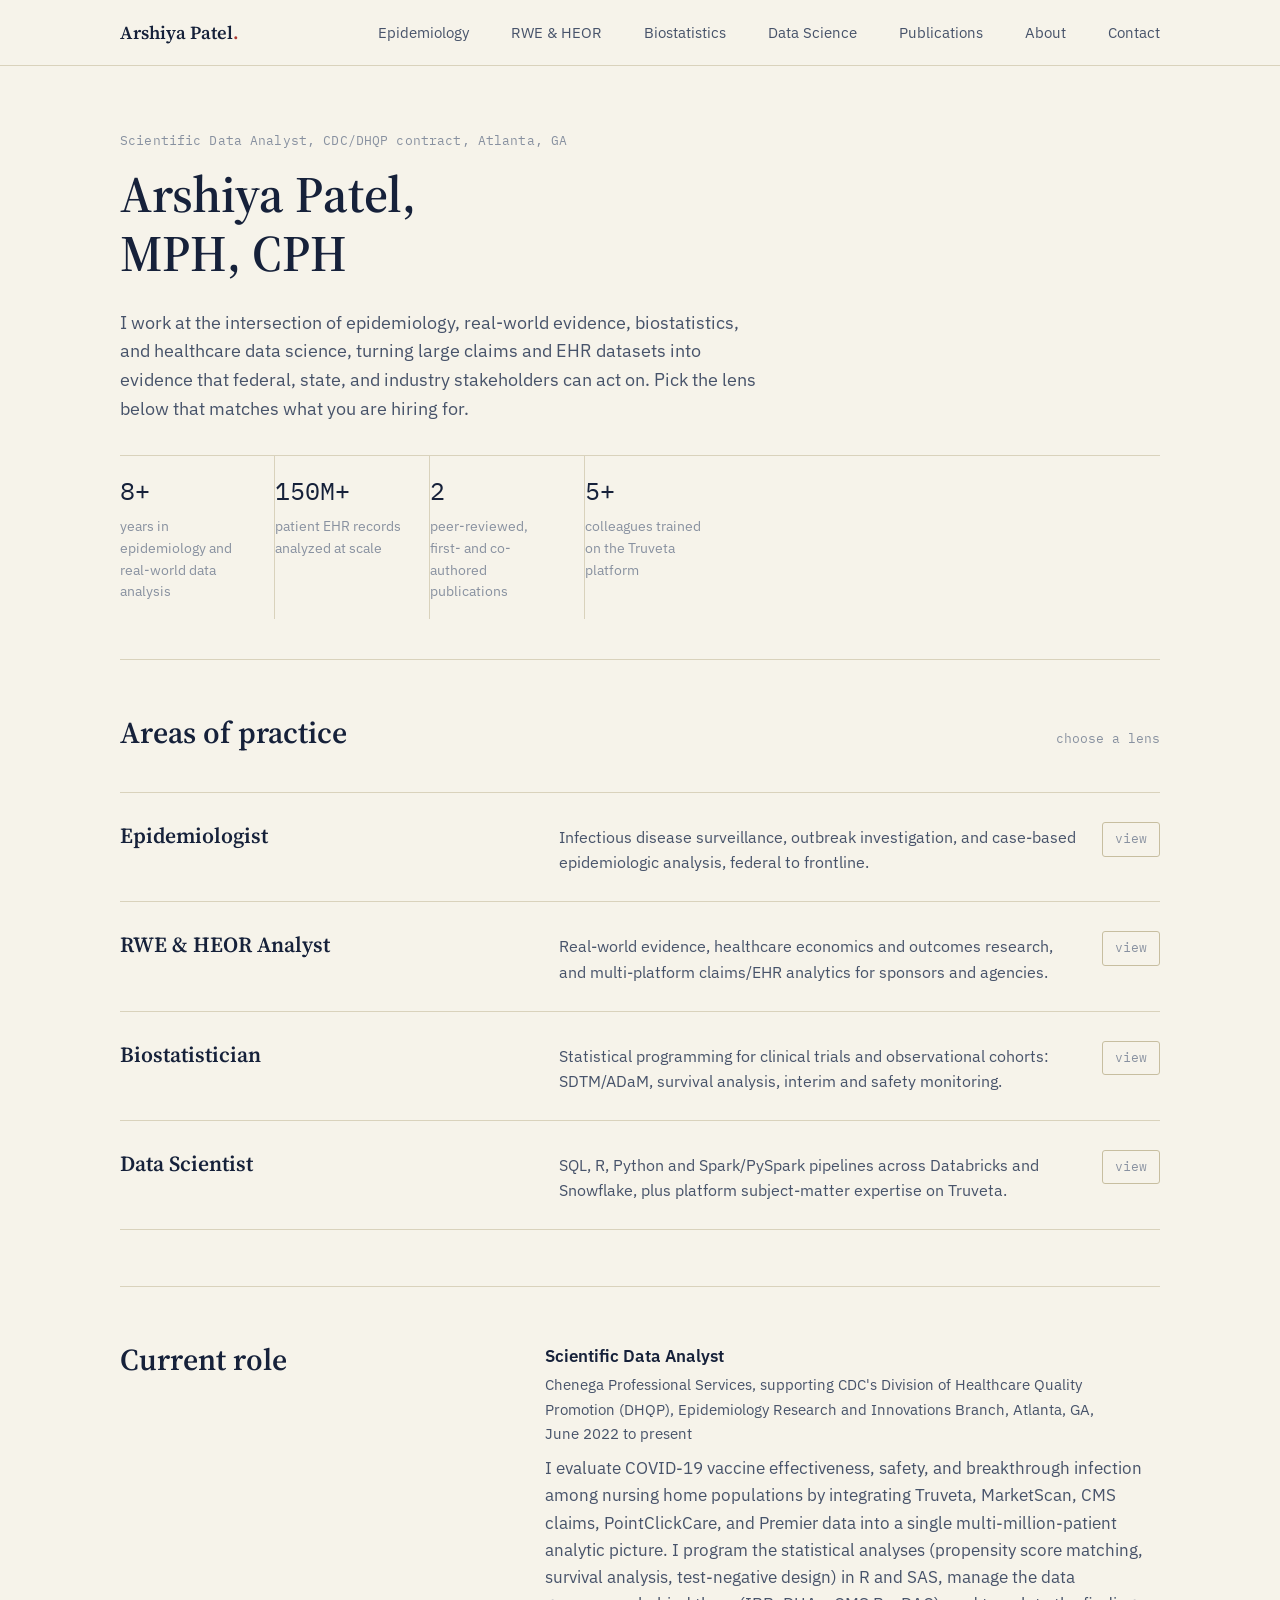
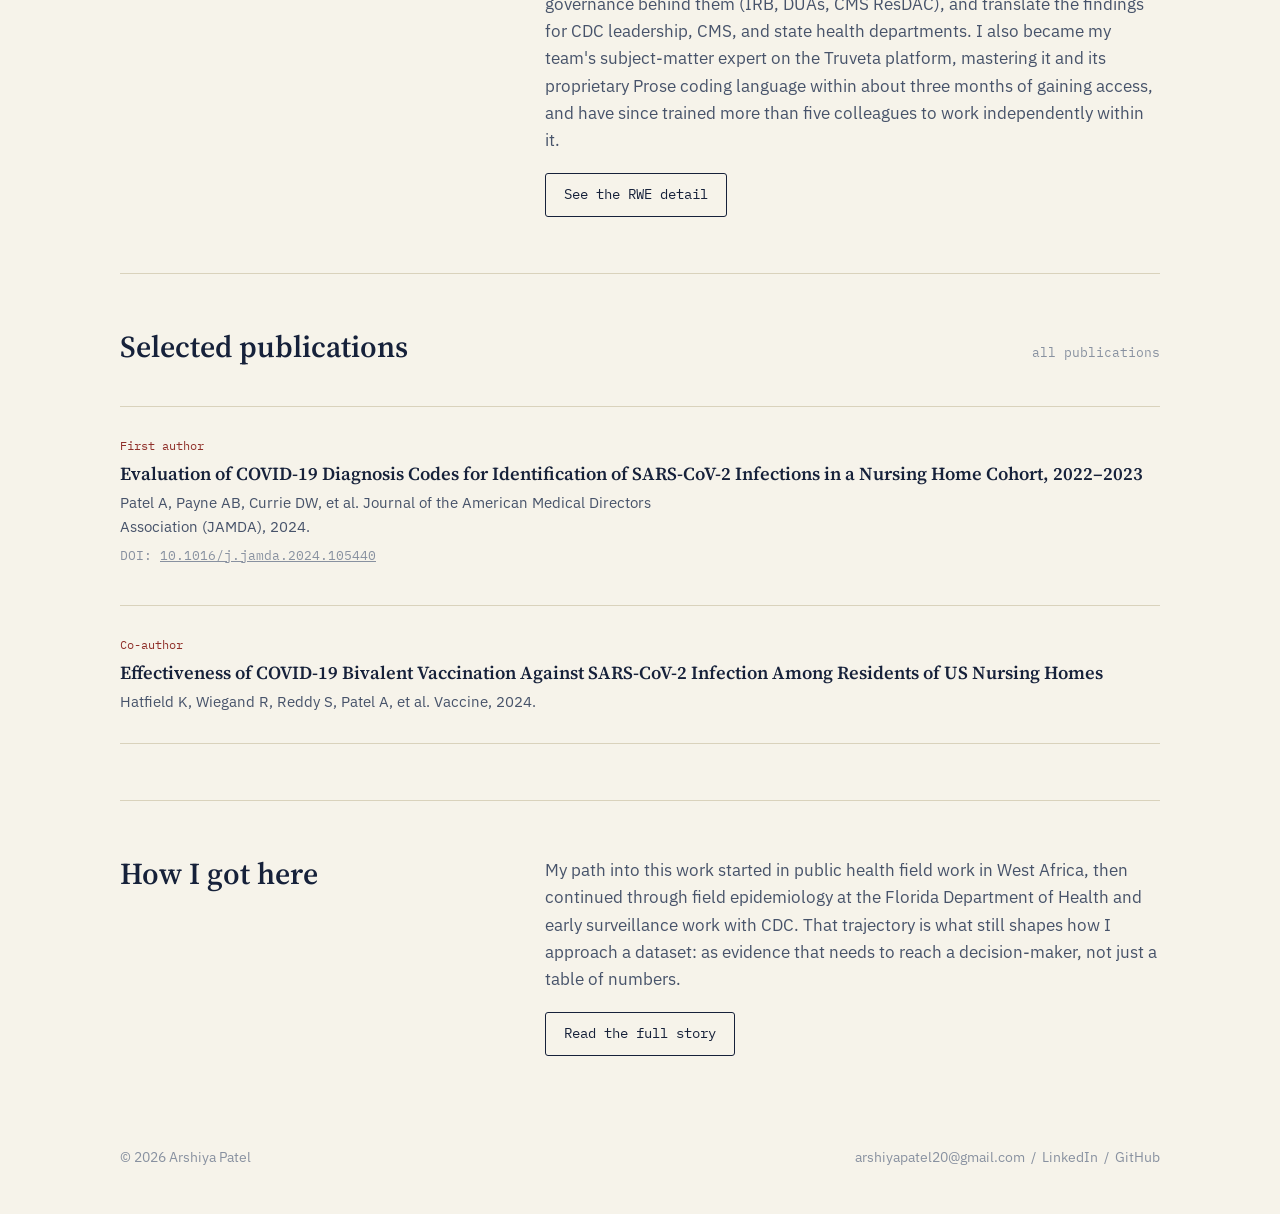
<file: index.html>
<!doctype html>
<html lang="en">
<head>
<meta charset="utf-8">
<meta name="viewport" content="width=device-width, initial-scale=1">
<title>Arshiya Patel, MPH, CPH | Epidemiologist &amp; Real-World Data Scientist</title>
<meta name="description" content="Epidemiologist and real-world data analyst working across infectious disease surveillance, real-world evidence, biostatistics, and healthcare data science.">
<link rel="stylesheet" href="css/style.css">
</head>
<body>

<header class="site-header">
  <div class="container nav-row">
    <a class="mark" href="index.html">Arshiya Patel<span>.</span></a>
    <button class="nav-toggle" aria-expanded="false" aria-label="Toggle navigation">Menu</button>
    <ul class="nav-links">
      <li><a href="epidemiology.html">Epidemiology</a></li>
      <li><a href="rwe-heor.html">RWE &amp; HEOR</a></li>
      <li><a href="biostatistics.html">Biostatistics</a></li>
      <li><a href="data-science.html">Data Science</a></li>
      <li><a href="publications.html">Publications</a></li>
      <li><a href="about.html">About</a></li>
      <li><a href="contact.html">Contact</a></li>
    </ul>
  </div>
</header>

<main>

  <section class="hero container">
    <div class="eyebrow-line">Scientific Data Analyst, CDC/DHQP contract, Atlanta, GA</div>
    <h1>Arshiya Patel, MPH, CPH</h1>
    <p class="lede">
      I work at the intersection of epidemiology, real-world evidence, biostatistics, and
      healthcare data science, turning large claims and EHR datasets into evidence that
      federal, state, and industry stakeholders can act on. Pick the lens below that matches
      what you are hiring for.
    </p>

    <div class="ledger">
      <dl>
        <dt>8+</dt>
        <dd>years in epidemiology and real-world data analysis</dd>
      </dl>
      <dl>
        <dt>150M+</dt>
        <dd>patient EHR records analyzed at scale</dd>
      </dl>
      <dl>
        <dt>2</dt>
        <dd>peer-reviewed, first- and co-authored publications</dd>
      </dl>
      <dl>
        <dt>5+</dt>
        <dd>colleagues trained on the Truveta platform</dd>
      </dl>
    </div>
  </section>

  <section class="section container">
    <div class="section-head">
      <h2>Areas of practice</h2>
      <span class="tag">choose a lens</span>
    </div>

    <ul class="index-list">
      <li class="index-row">
        <a href="epidemiology.html">
          <span class="index-title">Epidemiologist</span>
          <span class="index-desc">Infectious disease surveillance, outbreak investigation, and case-based epidemiologic analysis, federal to frontline.</span>
          <span class="go">view</span>
        </a>
      </li>
      <li class="index-row">
        <a href="rwe-heor.html">
          <span class="index-title">RWE &amp; HEOR Analyst</span>
          <span class="index-desc">Real-world evidence, healthcare economics and outcomes research, and multi-platform claims/EHR analytics for sponsors and agencies.</span>
          <span class="go">view</span>
        </a>
      </li>
      <li class="index-row">
        <a href="biostatistics.html">
          <span class="index-title">Biostatistician</span>
          <span class="index-desc">Statistical programming for clinical trials and observational cohorts: SDTM/ADaM, survival analysis, interim and safety monitoring.</span>
          <span class="go">view</span>
        </a>
      </li>
      <li class="index-row">
        <a href="data-science.html">
          <span class="index-title">Data Scientist</span>
          <span class="index-desc">SQL, R, Python and Spark/PySpark pipelines across Databricks and Snowflake, plus platform subject-matter expertise on Truveta.</span>
          <span class="go">view</span>
        </a>
      </li>
    </ul>
  </section>

  <section class="section container two-col">
    <div>
      <div class="section-head" style="margin-bottom:14px;"><h2>Current role</h2></div>
    </div>
    <div>
      <p class="tl-role">Scientific Data Analyst</p>
      <p class="tl-org">Chenega Professional Services, supporting CDC's Division of Healthcare Quality Promotion (DHQP), Epidemiology Research and Innovations Branch, Atlanta, GA, June 2022 to present</p>
      <p>
        I evaluate COVID-19 vaccine effectiveness, safety, and breakthrough infection among
        nursing home populations by integrating Truveta, MarketScan, CMS claims, PointClickCare,
        and Premier data into a single multi-million-patient analytic picture. I program the
        statistical analyses (propensity score matching, survival analysis, test-negative design)
        in R and SAS, manage the data governance behind them (IRB, DUAs, CMS ResDAC), and
        translate the findings for CDC leadership, CMS, and state health departments. I also
        became my team's subject-matter expert on the Truveta platform, mastering it and its
        proprietary Prose coding language within about three months of gaining access, and have
        since trained more than five colleagues to work independently within it.
      </p>
      <a class="btn" href="rwe-heor.html">See the RWE detail</a>
    </div>
  </section>

  <section class="section container">
    <div class="section-head">
      <h2>Selected publications</h2>
      <a class="tag" href="publications.html" style="text-decoration:none;">all publications</a>
    </div>
    <div class="pub">
      <span class="pub-role">First author</span>
      <h3>Evaluation of COVID-19 Diagnosis Codes for Identification of SARS-CoV-2 Infections in a Nursing Home Cohort, 2022&ndash;2023</h3>
      <p class="cite">Patel A, Payne AB, Currie DW, et al. Journal of the American Medical Directors Association (JAMDA), 2024.</p>
      <p class="doi">DOI: <a href="https://doi.org/10.1016/j.jamda.2024.105440" target="_blank" rel="noopener">10.1016/j.jamda.2024.105440</a></p>
    </div>
    <div class="pub">
      <span class="pub-role">Co-author</span>
      <h3>Effectiveness of COVID-19 Bivalent Vaccination Against SARS-CoV-2 Infection Among Residents of US Nursing Homes</h3>
      <p class="cite">Hatfield K, Wiegand R, Reddy S, Patel A, et al. Vaccine, 2024.</p>
    </div>
  </section>

  <section class="section container two-col">
    <div>
      <div class="section-head" style="margin-bottom:14px;"><h2>How I got here</h2></div>
    </div>
    <div>
      <p>
        My path into this work started in public health field work in West Africa, then continued
        through field epidemiology at the Florida Department of Health and early surveillance work
        with CDC. That trajectory is what still shapes how I approach a dataset: as evidence that
        needs to reach a decision-maker, not just a table of numbers.
      </p>
      <a class="btn" href="about.html">Read the full story</a>
    </div>
  </section>

</main>

<footer class="site-footer container">
  <div class="foot-row">
    <span>&copy; 2026 Arshiya Patel</span>
    <span>
      <a href="mailto:arshiyapatel20@gmail.com">arshiyapatel20@gmail.com</a> &nbsp;/&nbsp;
      <a href="https://linkedin.com/in/arshiyapatel" target="_blank" rel="noopener">LinkedIn</a> &nbsp;/&nbsp;
      <a href="https://github.com/arshiyapatel" target="_blank" rel="noopener">GitHub</a>
    </span>
  </div>
</footer>

<script src="js/main.js"></script>
</body>
</html>
</file>
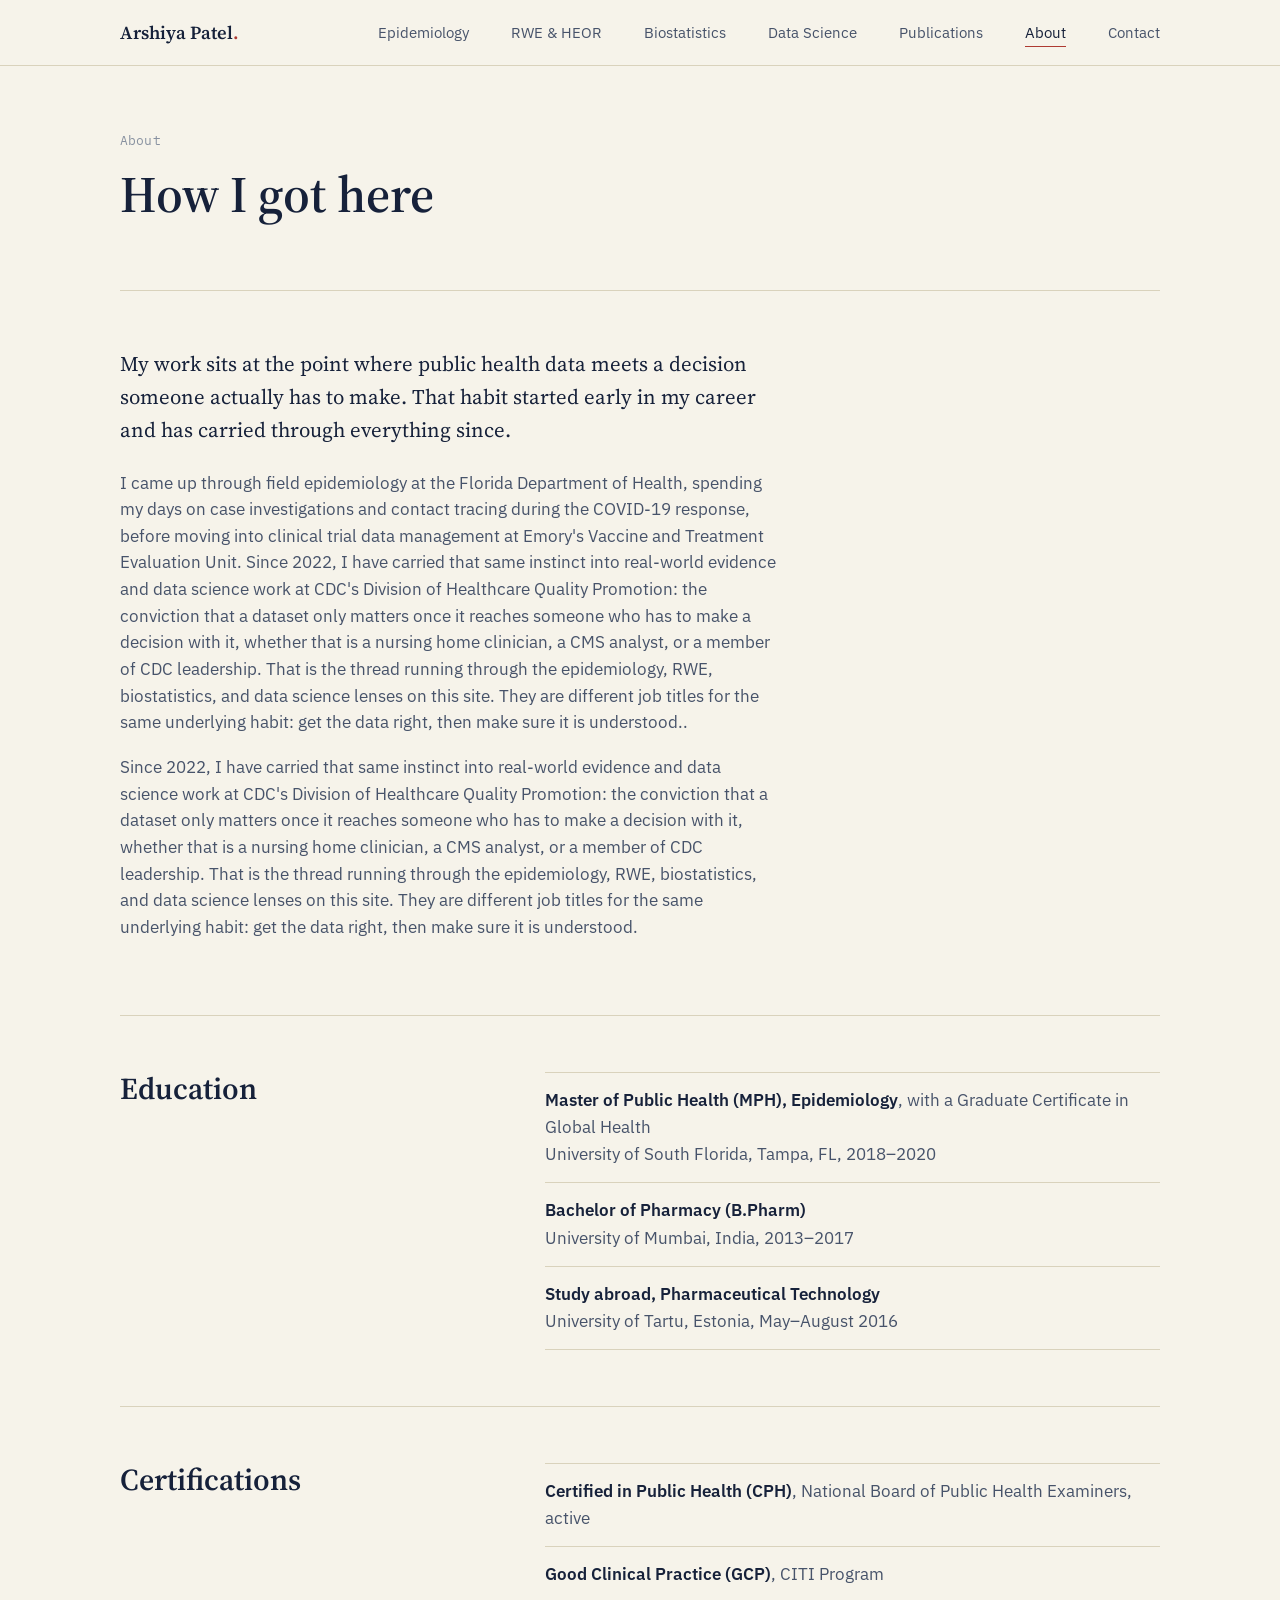
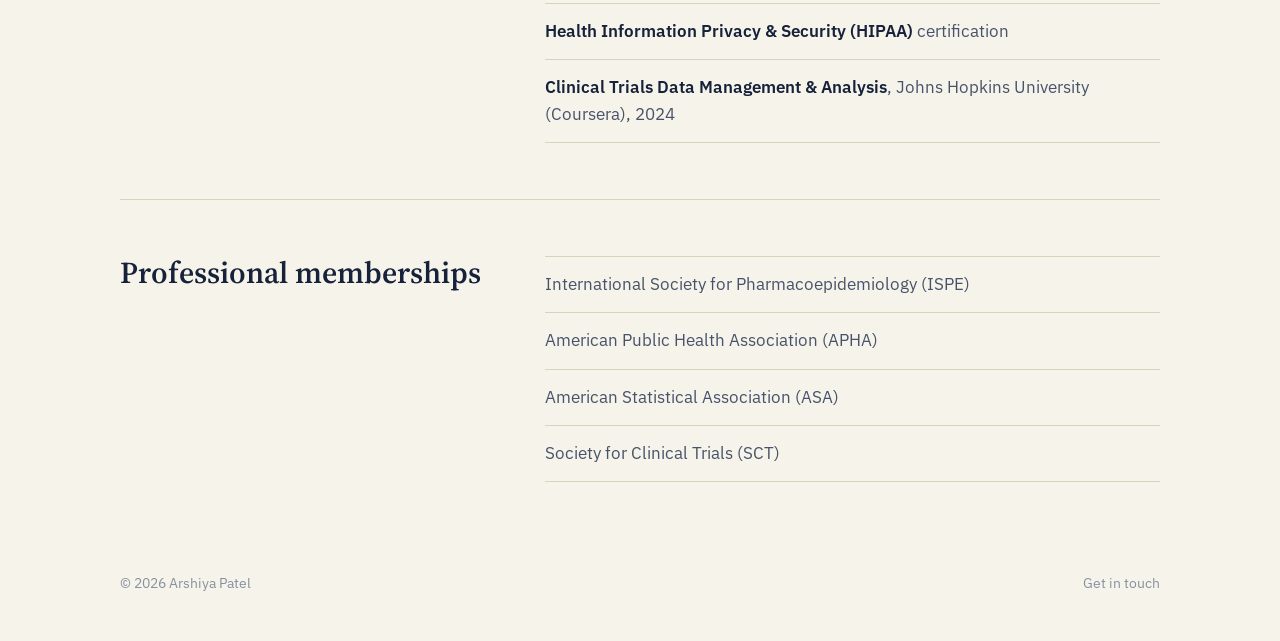
<file: about.html>
<!doctype html>
<html lang="en">
<head>
<meta charset="utf-8">
<meta name="viewport" content="width=device-width, initial-scale=1">
<title>About | Arshiya Patel, MPH, CPH</title>
<meta name="description" content="How Arshiya Patel came to work in public health, epidemiology, and real-world data, from field work in West Africa to CDC surveillance and real-world evidence research.">
<link rel="stylesheet" href="css/style.css">
</head>
<body>

<header class="site-header">
  <div class="container nav-row">
    <a class="mark" href="index.html">Arshiya Patel<span>.</span></a>
    <button class="nav-toggle" aria-expanded="false" aria-label="Toggle navigation">Menu</button>
    <ul class="nav-links">
      <li><a href="epidemiology.html">Epidemiology</a></li>
      <li><a href="rwe-heor.html">RWE &amp; HEOR</a></li>
      <li><a href="biostatistics.html">Biostatistics</a></li>
      <li><a href="data-science.html">Data Science</a></li>
      <li><a href="publications.html">Publications</a></li>
      <li><a href="about.html" aria-current="page">About</a></li>
      <li><a href="contact.html">Contact</a></li>
    </ul>
  </div>
</header>

<main>
  <section class="hero container">
    <div class="eyebrow-line">About</div>
    <h1>How I got here</h1>
  </section>

  <section class="section container narrative">
    <p class="drop">
      My work sits at the point where public health data meets a decision someone actually has to make. That habit started early in my career and has carried through everything since.
    </p>
    <p>
      I came up through field epidemiology at the Florida Department of Health, spending my days on case investigations and contact tracing during the COVID-19 response, 
      before moving into clinical trial data management at Emory's Vaccine and Treatment Evaluation Unit. Since 2022, I have carried that same instinct into real-world evidence 
      and data science work at CDC's Division of Healthcare Quality Promotion: the conviction that a dataset only matters once it reaches someone who has to make a decision with it, 
      whether that is a nursing home clinician, a CMS analyst, or a member of CDC leadership.
      That is the thread running through the epidemiology, RWE, biostatistics, and data science lenses on this site. 
      They are different job titles for the same underlying habit: get the data right, then make sure it is understood..
    </p>
    <p>
      Since 2022, I have carried that same instinct into real-world evidence and data science
      work at CDC's Division of Healthcare Quality Promotion: the conviction that a dataset only
      matters once it reaches someone who has to make a decision with it, whether that is a
      nursing home clinician, a CMS analyst, or a member of CDC leadership. That is the thread
      running through the epidemiology, RWE, biostatistics, and data science lenses on this site.
      They are different job titles for the same underlying habit: get the data right, then make
      sure it is understood.
    </p>
    </div>
  </section>

  <section class="section container two-col">
    <div><div class="section-head" style="margin-bottom:14px;"><h2>Education</h2></div></div>
    <div>
      <ul class="plain-list">
        <li><strong>Master of Public Health (MPH), Epidemiology</strong>, with a Graduate Certificate in Global Health<br>University of South Florida, Tampa, FL, 2018&ndash;2020</li>
        <li><strong>Bachelor of Pharmacy (B.Pharm)</strong><br>University of Mumbai, India, 2013&ndash;2017</li>
        <li><strong>Study abroad, Pharmaceutical Technology</strong><br>University of Tartu, Estonia, May&ndash;August 2016</li>
      </ul>
    </div>
  </section>

  <section class="section container two-col">
    <div><div class="section-head" style="margin-bottom:14px;"><h2>Certifications</h2></div></div>
    <div>
      <ul class="plain-list">
        <li><strong>Certified in Public Health (CPH)</strong>, National Board of Public Health Examiners, active</li>
        <li><strong>Good Clinical Practice (GCP)</strong>, CITI Program</li>
        <li><strong>Health Information Privacy &amp; Security (HIPAA)</strong> certification</li>
        <li><strong>Clinical Trials Data Management &amp; Analysis</strong>, Johns Hopkins University (Coursera), 2024</li>
      </ul>
    </div>
  </section>

  <section class="section container two-col">
    <div><div class="section-head" style="margin-bottom:14px;"><h2>Professional memberships</h2></div></div>
    <div>
      <ul class="plain-list">
        <li>International Society for Pharmacoepidemiology (ISPE)</li>
        <li>American Public Health Association (APHA)</li>
        <li>American Statistical Association (ASA)</li>
        <li>Society for Clinical Trials (SCT)</li>
      </ul>
    </div>
  </section>
</main>

<footer class="site-footer container">
  <div class="foot-row">
    <span>&copy; 2026 Arshiya Patel</span>
    <span><a href="contact.html">Get in touch</a></span>
  </div>
</footer>

<script src="js/main.js"></script>
</body>
</html>
</file>
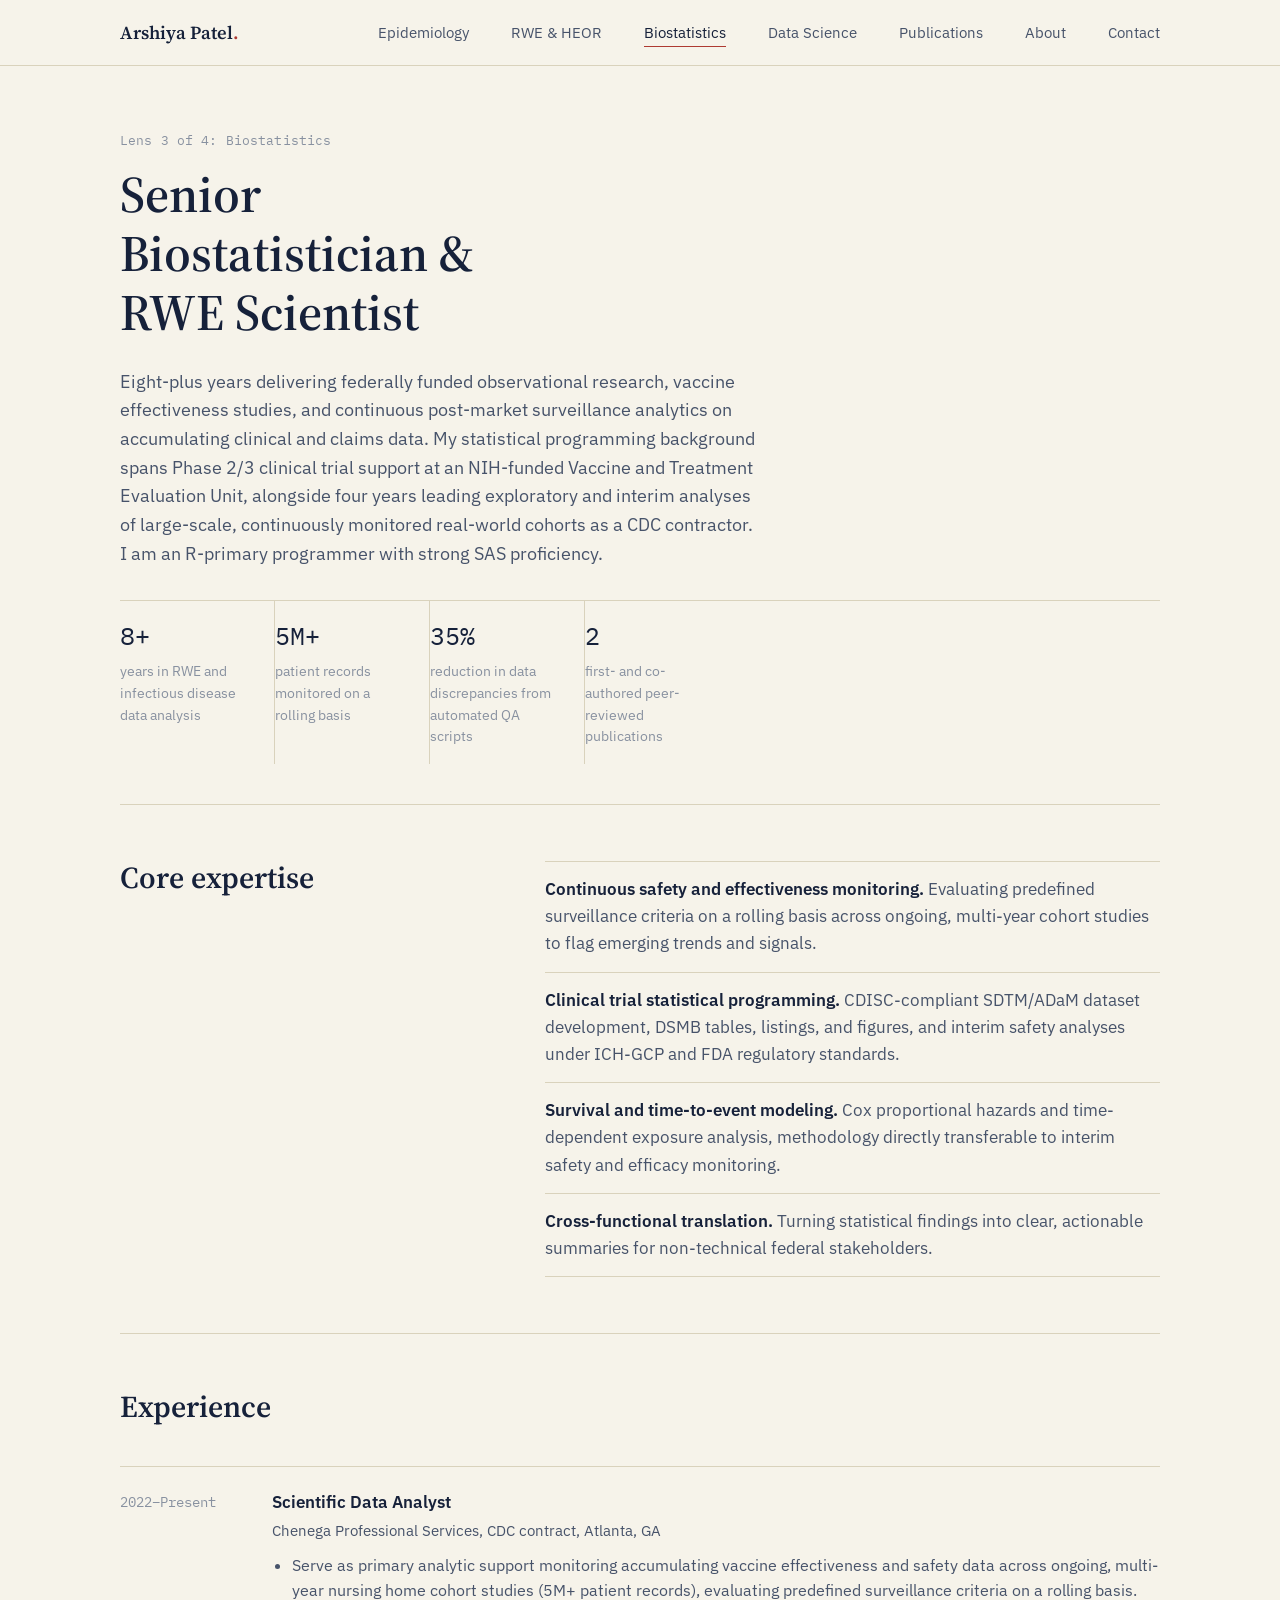
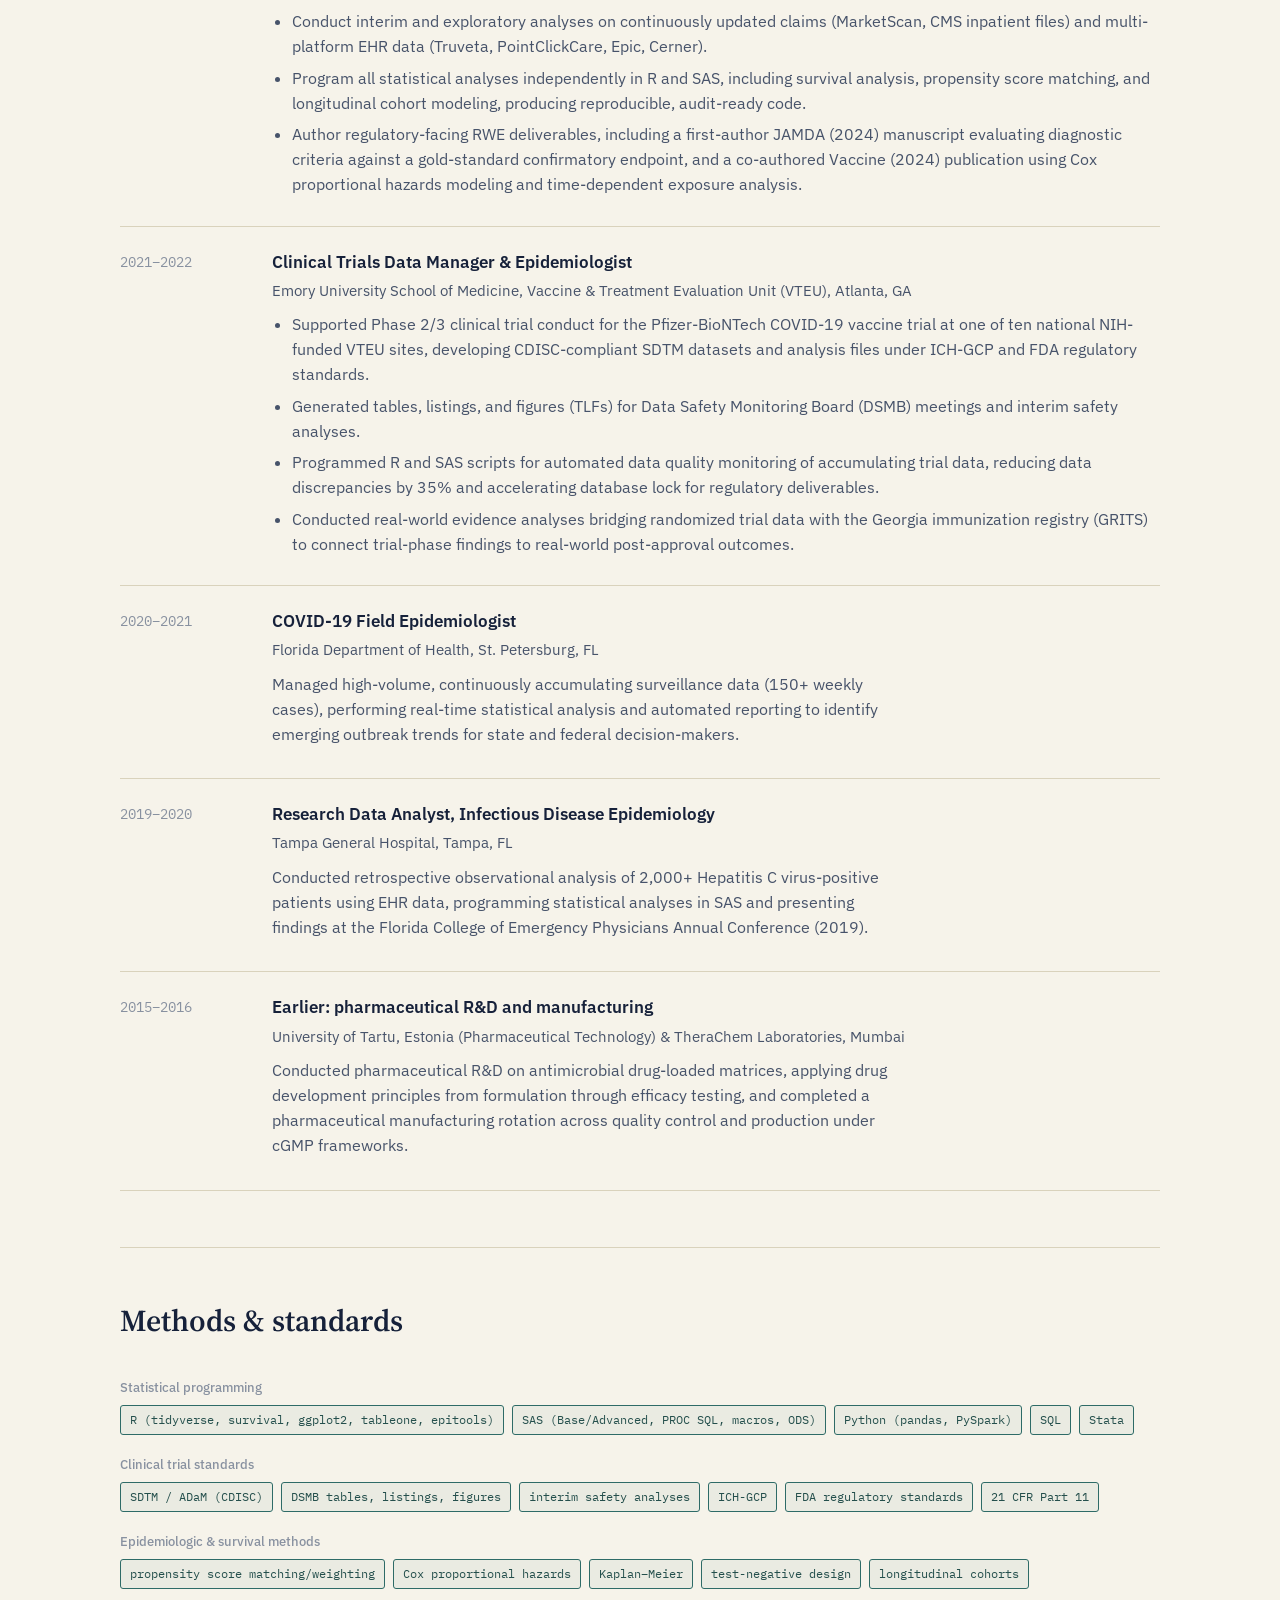
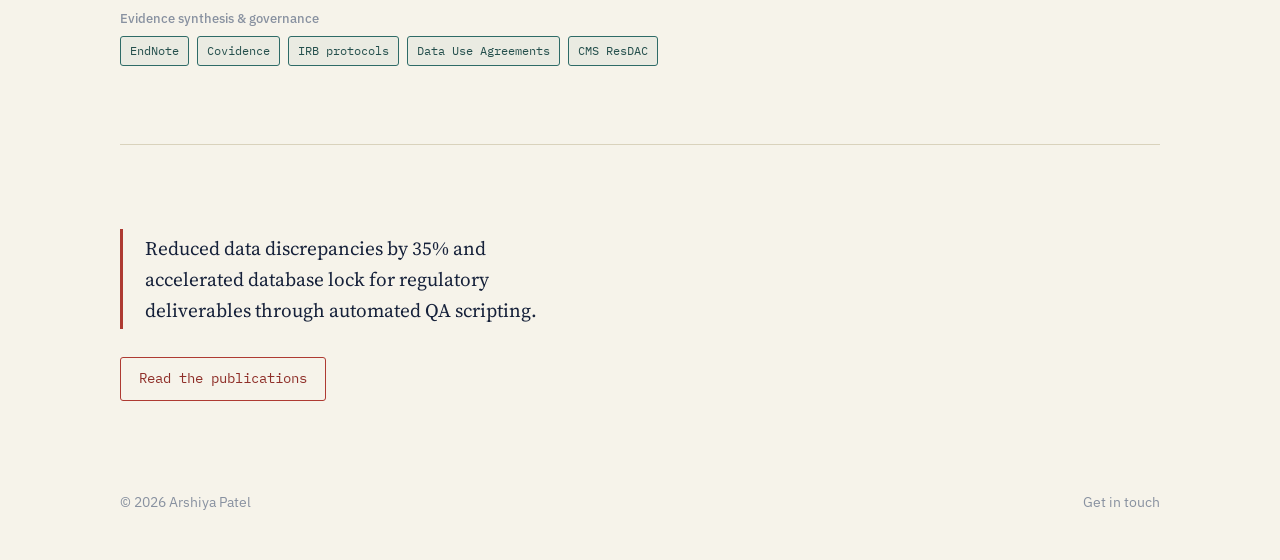
<file: biostatistics.html>
<!doctype html>
<html lang="en">
<head>
<meta charset="utf-8">
<meta name="viewport" content="width=device-width, initial-scale=1">
<title>Biostatistician | Arshiya Patel, MPH, CPH</title>
<meta name="description" content="Statistical programming for clinical trials and continuously monitored real-world cohorts, from SDTM/ADaM development to interim safety analyses.">
<link rel="stylesheet" href="css/style.css">
</head>
<body>

<header class="site-header">
  <div class="container nav-row">
    <a class="mark" href="index.html">Arshiya Patel<span>.</span></a>
    <button class="nav-toggle" aria-expanded="false" aria-label="Toggle navigation">Menu</button>
    <ul class="nav-links">
      <li><a href="epidemiology.html">Epidemiology</a></li>
      <li><a href="rwe-heor.html">RWE &amp; HEOR</a></li>
      <li><a href="biostatistics.html" aria-current="page">Biostatistics</a></li>
      <li><a href="data-science.html">Data Science</a></li>
      <li><a href="publications.html">Publications</a></li>
      <li><a href="about.html">About</a></li>
      <li><a href="contact.html">Contact</a></li>
    </ul>
  </div>
</header>

<main>
  <section class="hero container">
    <div class="eyebrow-line">Lens 3 of 4: Biostatistics</div>
    <h1>Senior Biostatistician &amp; RWE Scientist</h1>
    <p class="lede">
      Eight-plus years delivering federally funded observational research, vaccine effectiveness
      studies, and continuous post-market surveillance analytics on accumulating clinical and
      claims data. My statistical programming background spans Phase 2/3 clinical trial support
      at an NIH-funded Vaccine and Treatment Evaluation Unit, alongside four years leading
      exploratory and interim analyses of large-scale, continuously monitored real-world cohorts
      as a CDC contractor. I am an R-primary programmer with strong SAS proficiency.
    </p>
    <div class="ledger">
      <dl><dt>8+</dt><dd>years in RWE and infectious disease data analysis</dd></dl>
      <dl><dt>5M+</dt><dd>patient records monitored on a rolling basis</dd></dl>
      <dl><dt>35%</dt><dd>reduction in data discrepancies from automated QA scripts</dd></dl>
      <dl><dt>2</dt><dd>first- and co-authored peer-reviewed publications</dd></dl>
    </div>
  </section>

  <section class="section container two-col">
    <div><div class="section-head" style="margin-bottom:14px;"><h2>Core expertise</h2></div></div>
    <div>
      <ul class="plain-list">
        <li><strong>Continuous safety and effectiveness monitoring.</strong> Evaluating predefined surveillance criteria on a rolling basis across ongoing, multi-year cohort studies to flag emerging trends and signals.</li>
        <li><strong>Clinical trial statistical programming.</strong> CDISC-compliant SDTM/ADaM dataset development, DSMB tables, listings, and figures, and interim safety analyses under ICH-GCP and FDA regulatory standards.</li>
        <li><strong>Survival and time-to-event modeling.</strong> Cox proportional hazards and time-dependent exposure analysis, methodology directly transferable to interim safety and efficacy monitoring.</li>
        <li><strong>Cross-functional translation.</strong> Turning statistical findings into clear, actionable summaries for non-technical federal stakeholders.</li>
      </ul>
    </div>
  </section>

  <section class="section container">
    <div class="section-head"><h2>Experience</h2></div>
    <div class="timeline">
      <div class="tl-item">
        <div class="tl-date">2022&ndash;Present</div>
        <div>
          <div class="tl-role">Scientific Data Analyst</div>
          <div class="tl-org">Chenega Professional Services, CDC contract, Atlanta, GA</div>
          <div class="tl-body">
            <ul>
              <li>Serve as primary analytic support monitoring accumulating vaccine effectiveness and safety data across ongoing, multi-year nursing home cohort studies (5M+ patient records), evaluating predefined surveillance criteria on a rolling basis.</li>
              <li>Conduct interim and exploratory analyses on continuously updated claims (MarketScan, CMS inpatient files) and multi-platform EHR data (Truveta, PointClickCare, Epic, Cerner).</li>
              <li>Program all statistical analyses independently in R and SAS, including survival analysis, propensity score matching, and longitudinal cohort modeling, producing reproducible, audit-ready code.</li>
              <li>Author regulatory-facing RWE deliverables, including a first-author JAMDA (2024) manuscript evaluating diagnostic criteria against a gold-standard confirmatory endpoint, and a co-authored Vaccine (2024) publication using Cox proportional hazards modeling and time-dependent exposure analysis.</li>
            </ul>
          </div>
        </div>
      </div>

      <div class="tl-item">
        <div class="tl-date">2021&ndash;2022</div>
        <div>
          <div class="tl-role">Clinical Trials Data Manager &amp; Epidemiologist</div>
          <div class="tl-org">Emory University School of Medicine, Vaccine &amp; Treatment Evaluation Unit (VTEU), Atlanta, GA</div>
          <div class="tl-body">
            <ul>
              <li>Supported Phase 2/3 clinical trial conduct for the Pfizer-BioNTech COVID-19 vaccine trial at one of ten national NIH-funded VTEU sites, developing CDISC-compliant SDTM datasets and analysis files under ICH-GCP and FDA regulatory standards.</li>
              <li>Generated tables, listings, and figures (TLFs) for Data Safety Monitoring Board (DSMB) meetings and interim safety analyses.</li>
              <li>Programmed R and SAS scripts for automated data quality monitoring of accumulating trial data, reducing data discrepancies by 35% and accelerating database lock for regulatory deliverables.</li>
              <li>Conducted real-world evidence analyses bridging randomized trial data with the Georgia immunization registry (GRITS) to connect trial-phase findings to real-world post-approval outcomes.</li>
            </ul>
          </div>
        </div>
      </div>

      <div class="tl-item">
        <div class="tl-date">2020&ndash;2021</div>
        <div>
          <div class="tl-role">COVID-19 Field Epidemiologist</div>
          <div class="tl-org">Florida Department of Health, St. Petersburg, FL</div>
          <div class="tl-body">
            <p>Managed high-volume, continuously accumulating surveillance data (150+ weekly cases), performing real-time statistical analysis and automated reporting to identify emerging outbreak trends for state and federal decision-makers.</p>
          </div>
        </div>
      </div>

      <div class="tl-item">
        <div class="tl-date">2019&ndash;2020</div>
        <div>
          <div class="tl-role">Research Data Analyst, Infectious Disease Epidemiology</div>
          <div class="tl-org">Tampa General Hospital, Tampa, FL</div>
          <div class="tl-body">
            <p>Conducted retrospective observational analysis of 2,000+ Hepatitis C virus-positive patients using EHR data, programming statistical analyses in SAS and presenting findings at the Florida College of Emergency Physicians Annual Conference (2019).</p>
          </div>
        </div>
      </div>

      <div class="tl-item">
        <div class="tl-date">2015&ndash;2016</div>
        <div>
          <div class="tl-role">Earlier: pharmaceutical R&amp;D and manufacturing</div>
          <div class="tl-org">University of Tartu, Estonia (Pharmaceutical Technology) &amp; TheraChem Laboratories, Mumbai</div>
          <div class="tl-body">
            <p>Conducted pharmaceutical R&amp;D on antimicrobial drug-loaded matrices, applying drug development principles from formulation through efficacy testing, and completed a pharmaceutical manufacturing rotation across quality control and production under cGMP frameworks.</p>
          </div>
        </div>
      </div>
    </div>
  </section>

  <section class="section container">
    <div class="section-head"><h2>Methods &amp; standards</h2></div>
    <div class="tagset">
      <h4>Statistical programming</h4>
      <div class="chips">
        <span class="chip">R (tidyverse, survival, ggplot2, tableone, epitools)</span>
        <span class="chip">SAS (Base/Advanced, PROC SQL, macros, ODS)</span>
        <span class="chip">Python (pandas, PySpark)</span>
        <span class="chip">SQL</span>
        <span class="chip">Stata</span>
      </div>
    </div>
    <div class="tagset">
      <h4>Clinical trial standards</h4>
      <div class="chips">
        <span class="chip">SDTM / ADaM (CDISC)</span>
        <span class="chip">DSMB tables, listings, figures</span>
        <span class="chip">interim safety analyses</span>
        <span class="chip">ICH-GCP</span>
        <span class="chip">FDA regulatory standards</span>
        <span class="chip">21 CFR Part 11</span>
      </div>
    </div>
    <div class="tagset">
      <h4>Epidemiologic &amp; survival methods</h4>
      <div class="chips">
        <span class="chip">propensity score matching/weighting</span>
        <span class="chip">Cox proportional hazards</span>
        <span class="chip">Kaplan&ndash;Meier</span>
        <span class="chip">test-negative design</span>
        <span class="chip">longitudinal cohorts</span>
      </div>
    </div>
    <div class="tagset">
      <h4>Evidence synthesis &amp; governance</h4>
      <div class="chips">
        <span class="chip">EndNote</span>
        <span class="chip">Covidence</span>
        <span class="chip">IRB protocols</span>
        <span class="chip">Data Use Agreements</span>
        <span class="chip">CMS ResDAC</span>
      </div>
    </div>
  </section>

  <section class="section container">
    <p class="pull">Reduced data discrepancies by 35% and accelerated database lock for regulatory deliverables through automated QA scripting.</p>
    <a class="btn primary" href="publications.html">Read the publications</a>
  </section>
</main>

<footer class="site-footer container">
  <div class="foot-row">
    <span>&copy; 2026 Arshiya Patel</span>
    <span><a href="contact.html">Get in touch</a></span>
  </div>
</footer>

<script src="js/main.js"></script>
</body>
</html>
</file>
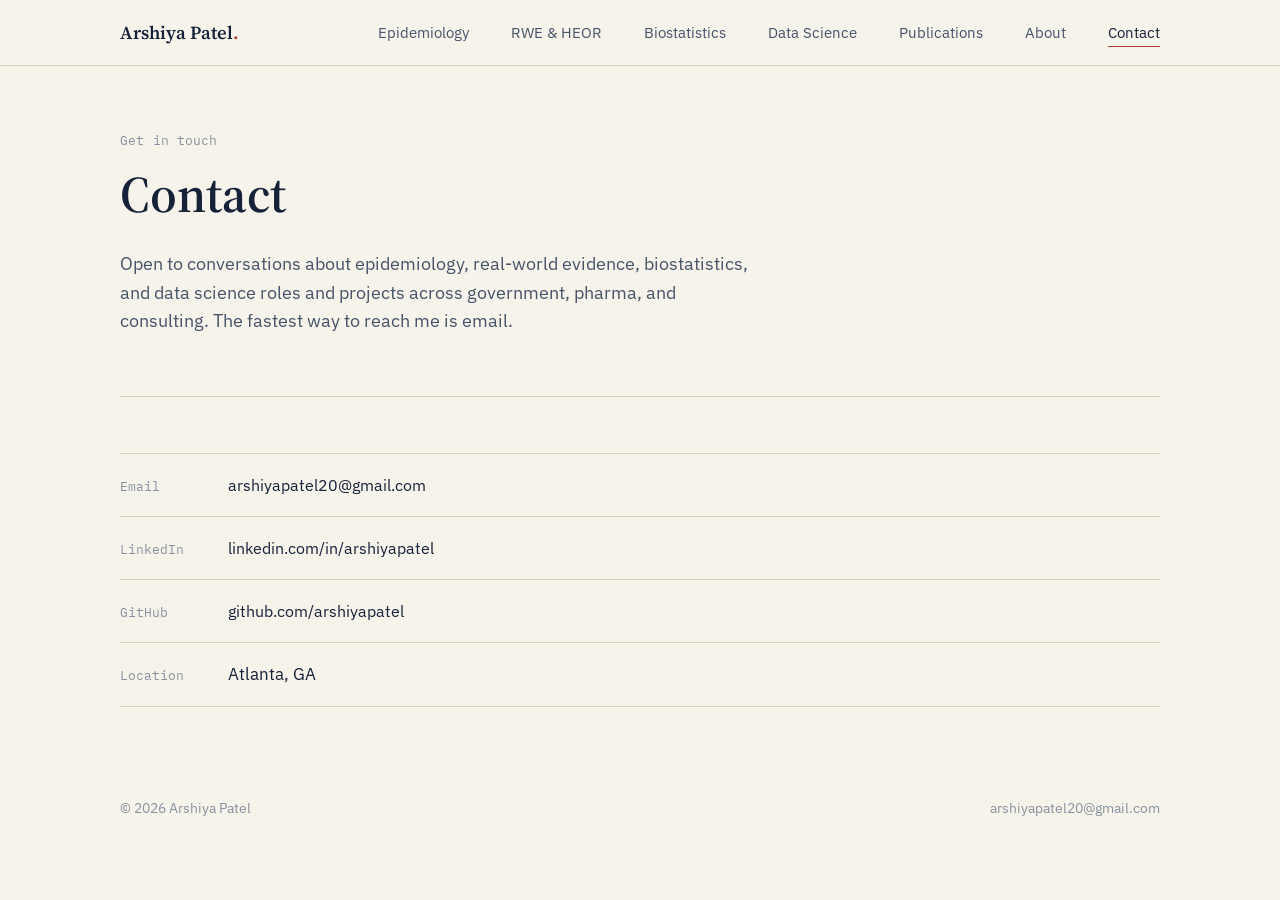
<file: contact.html>
<!doctype html>
<html lang="en">
<head>
<meta charset="utf-8">
<meta name="viewport" content="width=device-width, initial-scale=1">
<title>Contact | Arshiya Patel, MPH, CPH</title>
<meta name="description" content="Get in touch with Arshiya Patel about epidemiology, real-world evidence, biostatistics, or data science roles and projects.">
<link rel="stylesheet" href="css/style.css">
</head>
<body>

<header class="site-header">
  <div class="container nav-row">
    <a class="mark" href="index.html">Arshiya Patel<span>.</span></a>
    <button class="nav-toggle" aria-expanded="false" aria-label="Toggle navigation">Menu</button>
    <ul class="nav-links">
      <li><a href="epidemiology.html">Epidemiology</a></li>
      <li><a href="rwe-heor.html">RWE &amp; HEOR</a></li>
      <li><a href="biostatistics.html">Biostatistics</a></li>
      <li><a href="data-science.html">Data Science</a></li>
      <li><a href="publications.html">Publications</a></li>
      <li><a href="about.html">About</a></li>
      <li><a href="contact.html" aria-current="page">Contact</a></li>
    </ul>
  </div>
</header>

<main>
  <section class="hero container">
    <div class="eyebrow-line">Get in touch</div>
    <h1>Contact</h1>
    <p class="lede">
      Open to conversations about epidemiology, real-world evidence, biostatistics, and data
      science roles and projects across government, pharma, and consulting. The fastest way to
      reach me is email.
    </p>
  </section>

  <section class="section container">
    <ul class="contact-list">
      <li>
        <span class="label">Email</span>
        <a href="mailto:arshiyapatel20@gmail.com">arshiyapatel20@gmail.com</a>
      </li>
      <li>
        <span class="label">LinkedIn</span>
        <a href="https://linkedin.com/in/arshiyapatel" target="_blank" rel="noopener">linkedin.com/in/arshiyapatel</a>
      </li>
      <li>
        <span class="label">GitHub</span>
        <a href="https://github.com/arshiyapatel" target="_blank" rel="noopener">github.com/arshiyapatel</a>
      </li>
      <li>
        <span class="label">Location</span>
        <span>Atlanta, GA</span>
      </li>
    </ul>
  </section>
</main>

<footer class="site-footer container">
  <div class="foot-row">
    <span>&copy; 2026 Arshiya Patel</span>
    <span><a href="mailto:arshiyapatel20@gmail.com">arshiyapatel20@gmail.com</a></span>
  </div>
</footer>

<script src="js/main.js"></script>
</body>
</html>
</file>
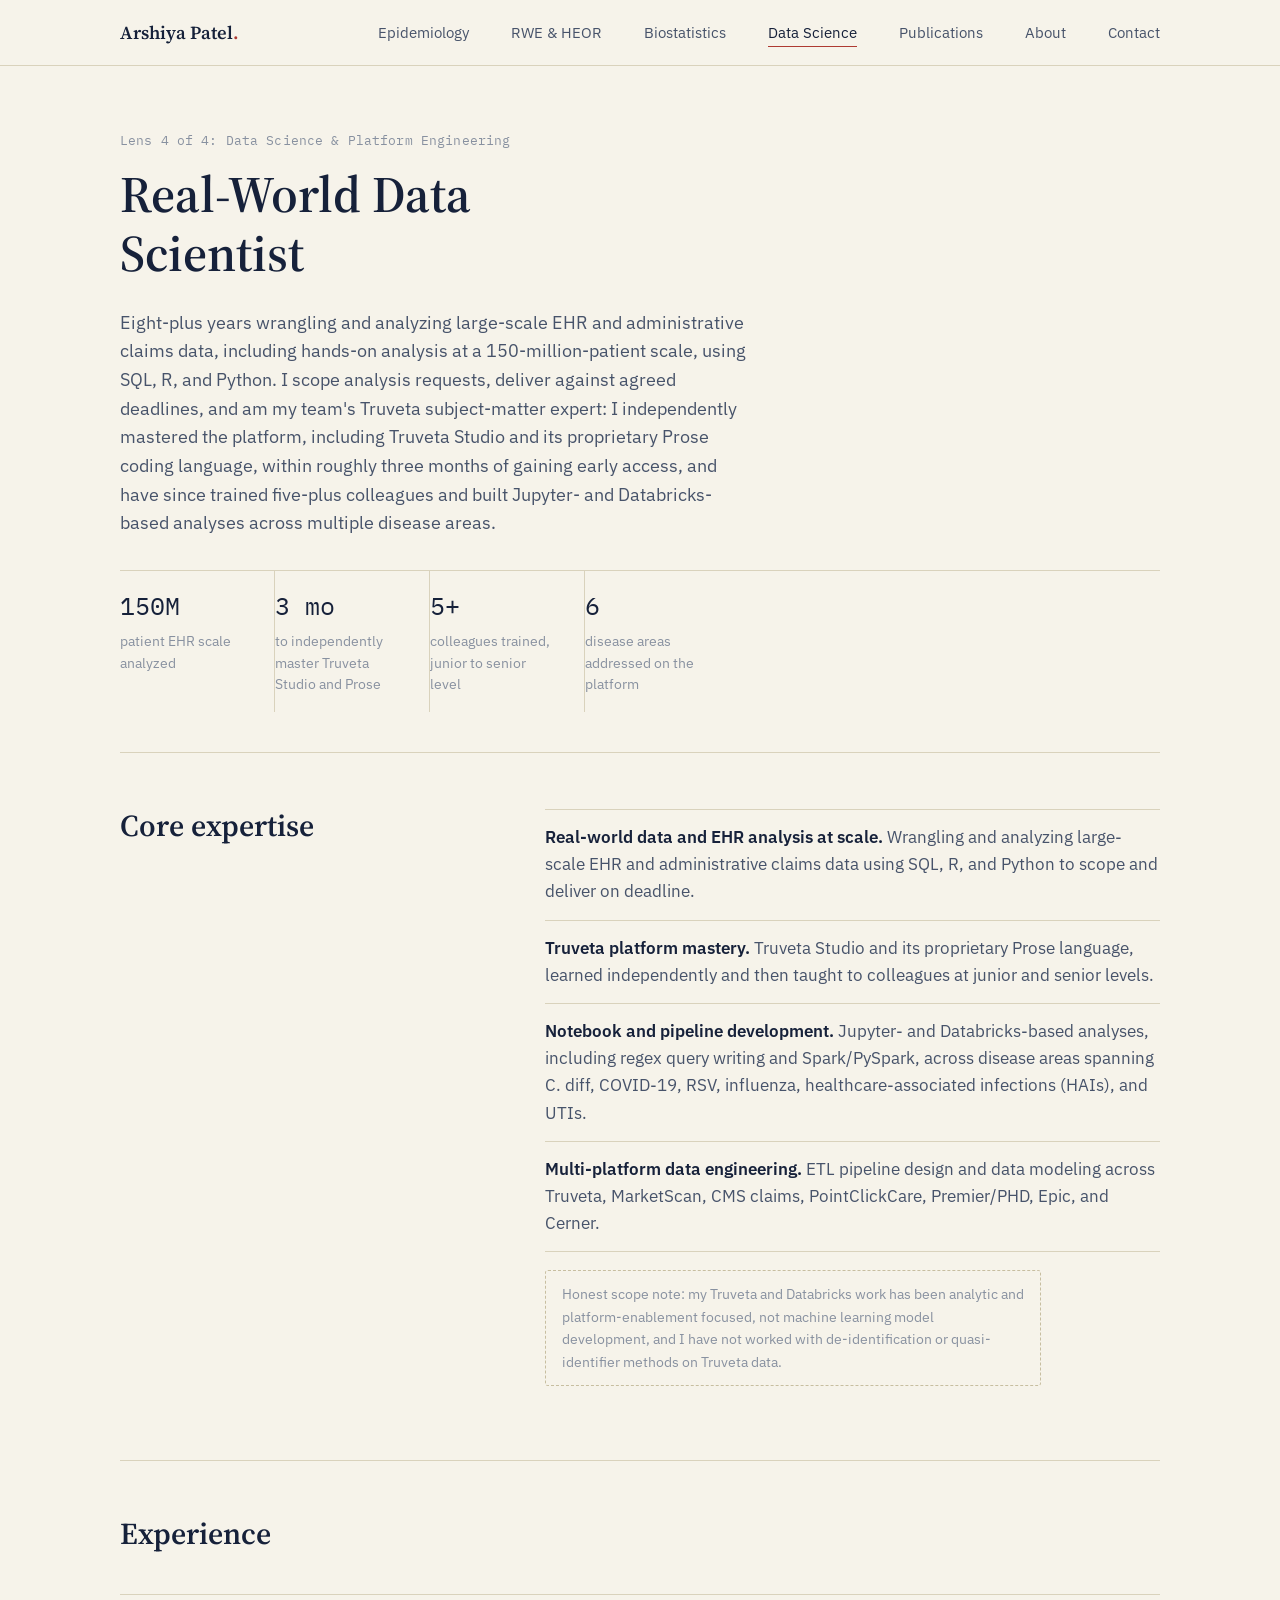
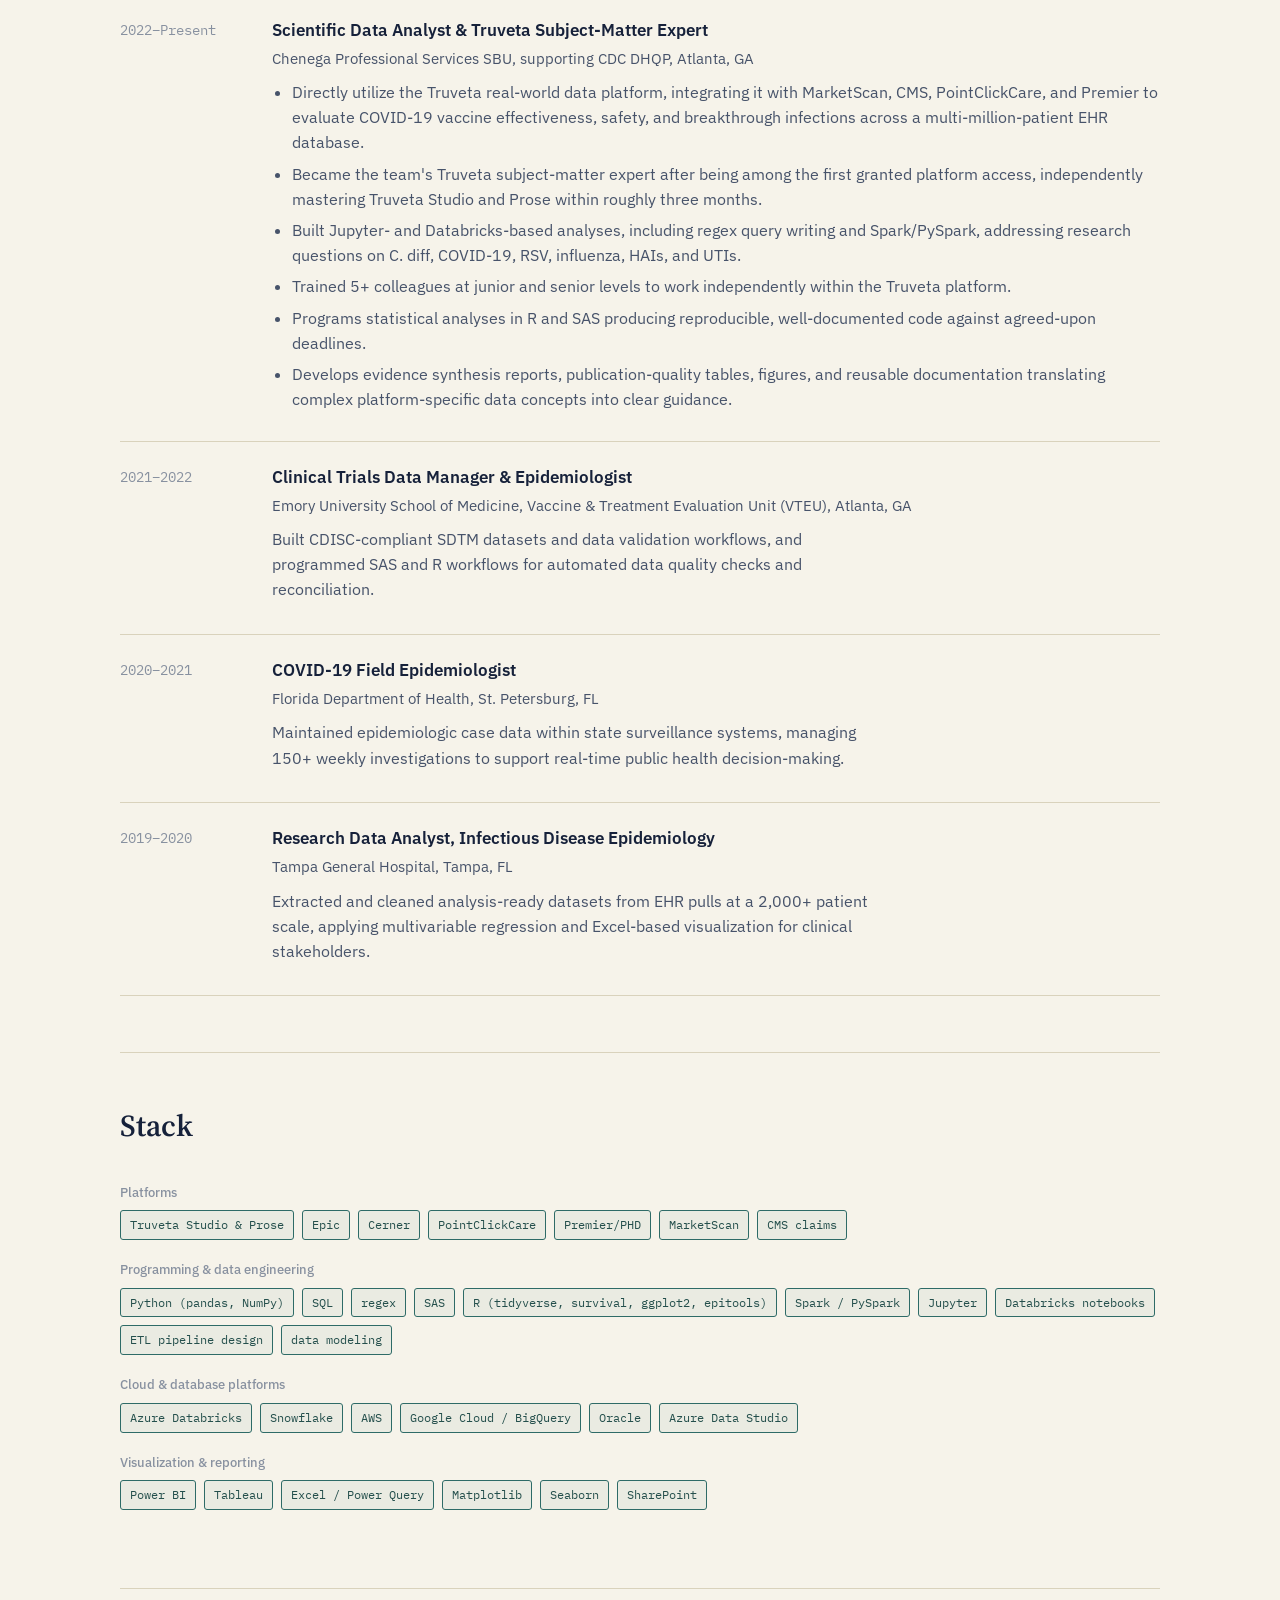
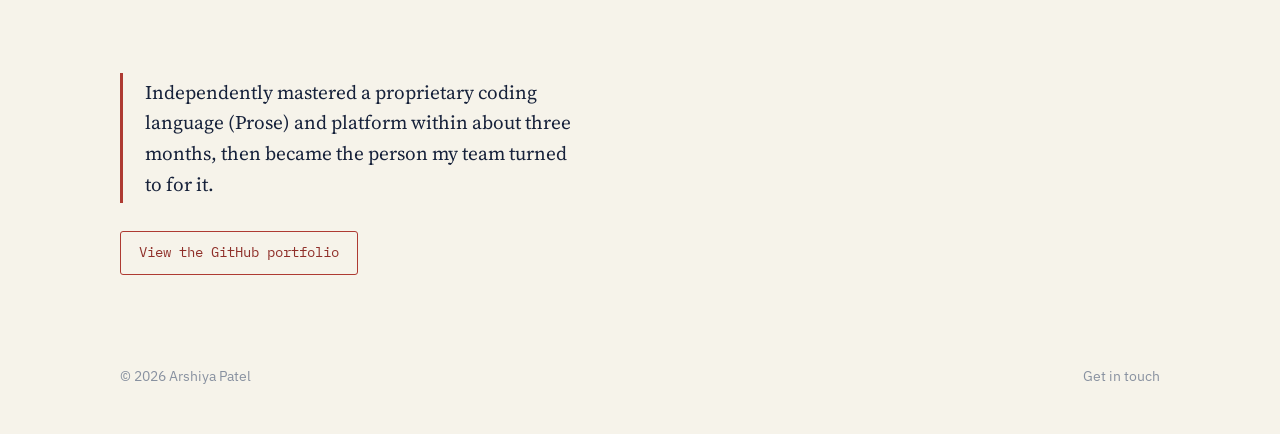
<file: data-science.html>
<!doctype html>
<html lang="en">
<head>
<meta charset="utf-8">
<meta name="viewport" content="width=device-width, initial-scale=1">
<title>Data Scientist | Arshiya Patel, MPH, CPH</title>
<meta name="description" content="Real-world data engineering and platform expertise: SQL, R, Python, Spark/PySpark, Databricks and Snowflake, and Truveta subject-matter expertise.">
<link rel="stylesheet" href="css/style.css">
</head>
<body>

<header class="site-header">
  <div class="container nav-row">
    <a class="mark" href="index.html">Arshiya Patel<span>.</span></a>
    <button class="nav-toggle" aria-expanded="false" aria-label="Toggle navigation">Menu</button>
    <ul class="nav-links">
      <li><a href="epidemiology.html">Epidemiology</a></li>
      <li><a href="rwe-heor.html">RWE &amp; HEOR</a></li>
      <li><a href="biostatistics.html">Biostatistics</a></li>
      <li><a href="data-science.html" aria-current="page">Data Science</a></li>
      <li><a href="publications.html">Publications</a></li>
      <li><a href="about.html">About</a></li>
      <li><a href="contact.html">Contact</a></li>
    </ul>
  </div>
</header>

<main>
  <section class="hero container">
    <div class="eyebrow-line">Lens 4 of 4: Data Science &amp; Platform Engineering</div>
    <h1>Real-World Data Scientist</h1>
    <p class="lede">
      Eight-plus years wrangling and analyzing large-scale EHR and administrative claims data,
      including hands-on analysis at a 150-million-patient scale, using SQL, R, and Python. I
      scope analysis requests, deliver against agreed deadlines, and am my team's Truveta
      subject-matter expert: I independently mastered the platform, including Truveta Studio and
      its proprietary Prose coding language, within roughly three months of gaining early access,
      and have since trained five-plus colleagues and built Jupyter- and Databricks-based
      analyses across multiple disease areas.
    </p>
    <div class="ledger">
      <dl><dt>150M</dt><dd>patient EHR scale analyzed</dd></dl>
      <dl><dt>3 mo</dt><dd>to independently master Truveta Studio and Prose</dd></dl>
      <dl><dt>5+</dt><dd>colleagues trained, junior to senior level</dd></dl>
      <dl><dt>6</dt><dd>disease areas addressed on the platform</dd></dl>
    </div>
  </section>

  <section class="section container two-col">
    <div><div class="section-head" style="margin-bottom:14px;"><h2>Core expertise</h2></div></div>
    <div>
      <ul class="plain-list">
        <li><strong>Real-world data and EHR analysis at scale.</strong> Wrangling and analyzing large-scale EHR and administrative claims data using SQL, R, and Python to scope and deliver on deadline.</li>
        <li><strong>Truveta platform mastery.</strong> Truveta Studio and its proprietary Prose language, learned independently and then taught to colleagues at junior and senior levels.</li>
        <li><strong>Notebook and pipeline development.</strong> Jupyter- and Databricks-based analyses, including regex query writing and Spark/PySpark, across disease areas spanning C. diff, COVID-19, RSV, influenza, healthcare-associated infections (HAIs), and UTIs.</li>
        <li><strong>Multi-platform data engineering.</strong> ETL pipeline design and data modeling across Truveta, MarketScan, CMS claims, PointClickCare, Premier/PHD, Epic, and Cerner.</li>
      </ul>
      <p class="note">Honest scope note: my Truveta and Databricks work has been analytic and platform-enablement focused, not machine learning model development, and I have not worked with de-identification or quasi-identifier methods on Truveta data.</p>
    </div>
  </section>

  <section class="section container">
    <div class="section-head"><h2>Experience</h2></div>
    <div class="timeline">
      <div class="tl-item">
        <div class="tl-date">2022&ndash;Present</div>
        <div>
          <div class="tl-role">Scientific Data Analyst &amp; Truveta Subject-Matter Expert</div>
          <div class="tl-org">Chenega Professional Services SBU, supporting CDC DHQP, Atlanta, GA</div>
          <div class="tl-body">
            <ul>
              <li>Directly utilize the Truveta real-world data platform, integrating it with MarketScan, CMS, PointClickCare, and Premier to evaluate COVID-19 vaccine effectiveness, safety, and breakthrough infections across a multi-million-patient EHR database.</li>
              <li>Became the team's Truveta subject-matter expert after being among the first granted platform access, independently mastering Truveta Studio and Prose within roughly three months.</li>
              <li>Built Jupyter- and Databricks-based analyses, including regex query writing and Spark/PySpark, addressing research questions on C. diff, COVID-19, RSV, influenza, HAIs, and UTIs.</li>
              <li>Trained 5+ colleagues at junior and senior levels to work independently within the Truveta platform.</li>
              <li>Programs statistical analyses in R and SAS producing reproducible, well-documented code against agreed-upon deadlines.</li>
              <li>Develops evidence synthesis reports, publication-quality tables, figures, and reusable documentation translating complex platform-specific data concepts into clear guidance.</li>
            </ul>
          </div>
        </div>
      </div>

      <div class="tl-item">
        <div class="tl-date">2021&ndash;2022</div>
        <div>
          <div class="tl-role">Clinical Trials Data Manager &amp; Epidemiologist</div>
          <div class="tl-org">Emory University School of Medicine, Vaccine &amp; Treatment Evaluation Unit (VTEU), Atlanta, GA</div>
          <div class="tl-body">
            <p>Built CDISC-compliant SDTM datasets and data validation workflows, and programmed SAS and R workflows for automated data quality checks and reconciliation.</p>
          </div>
        </div>
      </div>

      <div class="tl-item">
        <div class="tl-date">2020&ndash;2021</div>
        <div>
          <div class="tl-role">COVID-19 Field Epidemiologist</div>
          <div class="tl-org">Florida Department of Health, St. Petersburg, FL</div>
          <div class="tl-body">
            <p>Maintained epidemiologic case data within state surveillance systems, managing 150+ weekly investigations to support real-time public health decision-making.</p>
          </div>
        </div>
      </div>

      <div class="tl-item">
        <div class="tl-date">2019&ndash;2020</div>
        <div>
          <div class="tl-role">Research Data Analyst, Infectious Disease Epidemiology</div>
          <div class="tl-org">Tampa General Hospital, Tampa, FL</div>
          <div class="tl-body">
            <p>Extracted and cleaned analysis-ready datasets from EHR pulls at a 2,000+ patient scale, applying multivariable regression and Excel-based visualization for clinical stakeholders.</p>
          </div>
        </div>
      </div>
    </div>
  </section>

  <section class="section container">
    <div class="section-head"><h2>Stack</h2></div>
    <div class="tagset">
      <h4>Platforms</h4>
      <div class="chips">
        <span class="chip">Truveta Studio &amp; Prose</span>
        <span class="chip">Epic</span>
        <span class="chip">Cerner</span>
        <span class="chip">PointClickCare</span>
        <span class="chip">Premier/PHD</span>
        <span class="chip">MarketScan</span>
        <span class="chip">CMS claims</span>
      </div>
    </div>
    <div class="tagset">
      <h4>Programming &amp; data engineering</h4>
      <div class="chips">
        <span class="chip">Python (pandas, NumPy)</span>
        <span class="chip">SQL</span>
        <span class="chip">regex</span>
        <span class="chip">SAS</span>
        <span class="chip">R (tidyverse, survival, ggplot2, epitools)</span>
        <span class="chip">Spark / PySpark</span>
        <span class="chip">Jupyter</span>
        <span class="chip">Databricks notebooks</span>
        <span class="chip">ETL pipeline design</span>
        <span class="chip">data modeling</span>
      </div>
    </div>
    <div class="tagset">
      <h4>Cloud &amp; database platforms</h4>
      <div class="chips">
        <span class="chip">Azure Databricks</span>
        <span class="chip">Snowflake</span>
        <span class="chip">AWS</span>
        <span class="chip">Google Cloud / BigQuery</span>
        <span class="chip">Oracle</span>
        <span class="chip">Azure Data Studio</span>
      </div>
    </div>
    <div class="tagset">
      <h4>Visualization &amp; reporting</h4>
      <div class="chips">
        <span class="chip">Power BI</span>
        <span class="chip">Tableau</span>
        <span class="chip">Excel / Power Query</span>
        <span class="chip">Matplotlib</span>
        <span class="chip">Seaborn</span>
        <span class="chip">SharePoint</span>
      </div>
    </div>
  </section>

  <section class="section container">
    <p class="pull">Independently mastered a proprietary coding language (Prose) and platform within about three months, then became the person my team turned to for it.</p>
    <a class="btn primary" href="https://github.com/arshiyapatel/nh-covid-rwe-methods" target="_blank" rel="noopener">View the GitHub portfolio</a>
  </section>
</main>

<footer class="site-footer container">
  <div class="foot-row">
    <span>&copy; 2026 Arshiya Patel</span>
    <span><a href="contact.html">Get in touch</a></span>
  </div>
</footer>

<script src="js/main.js"></script>
</body>
</html>
</file>
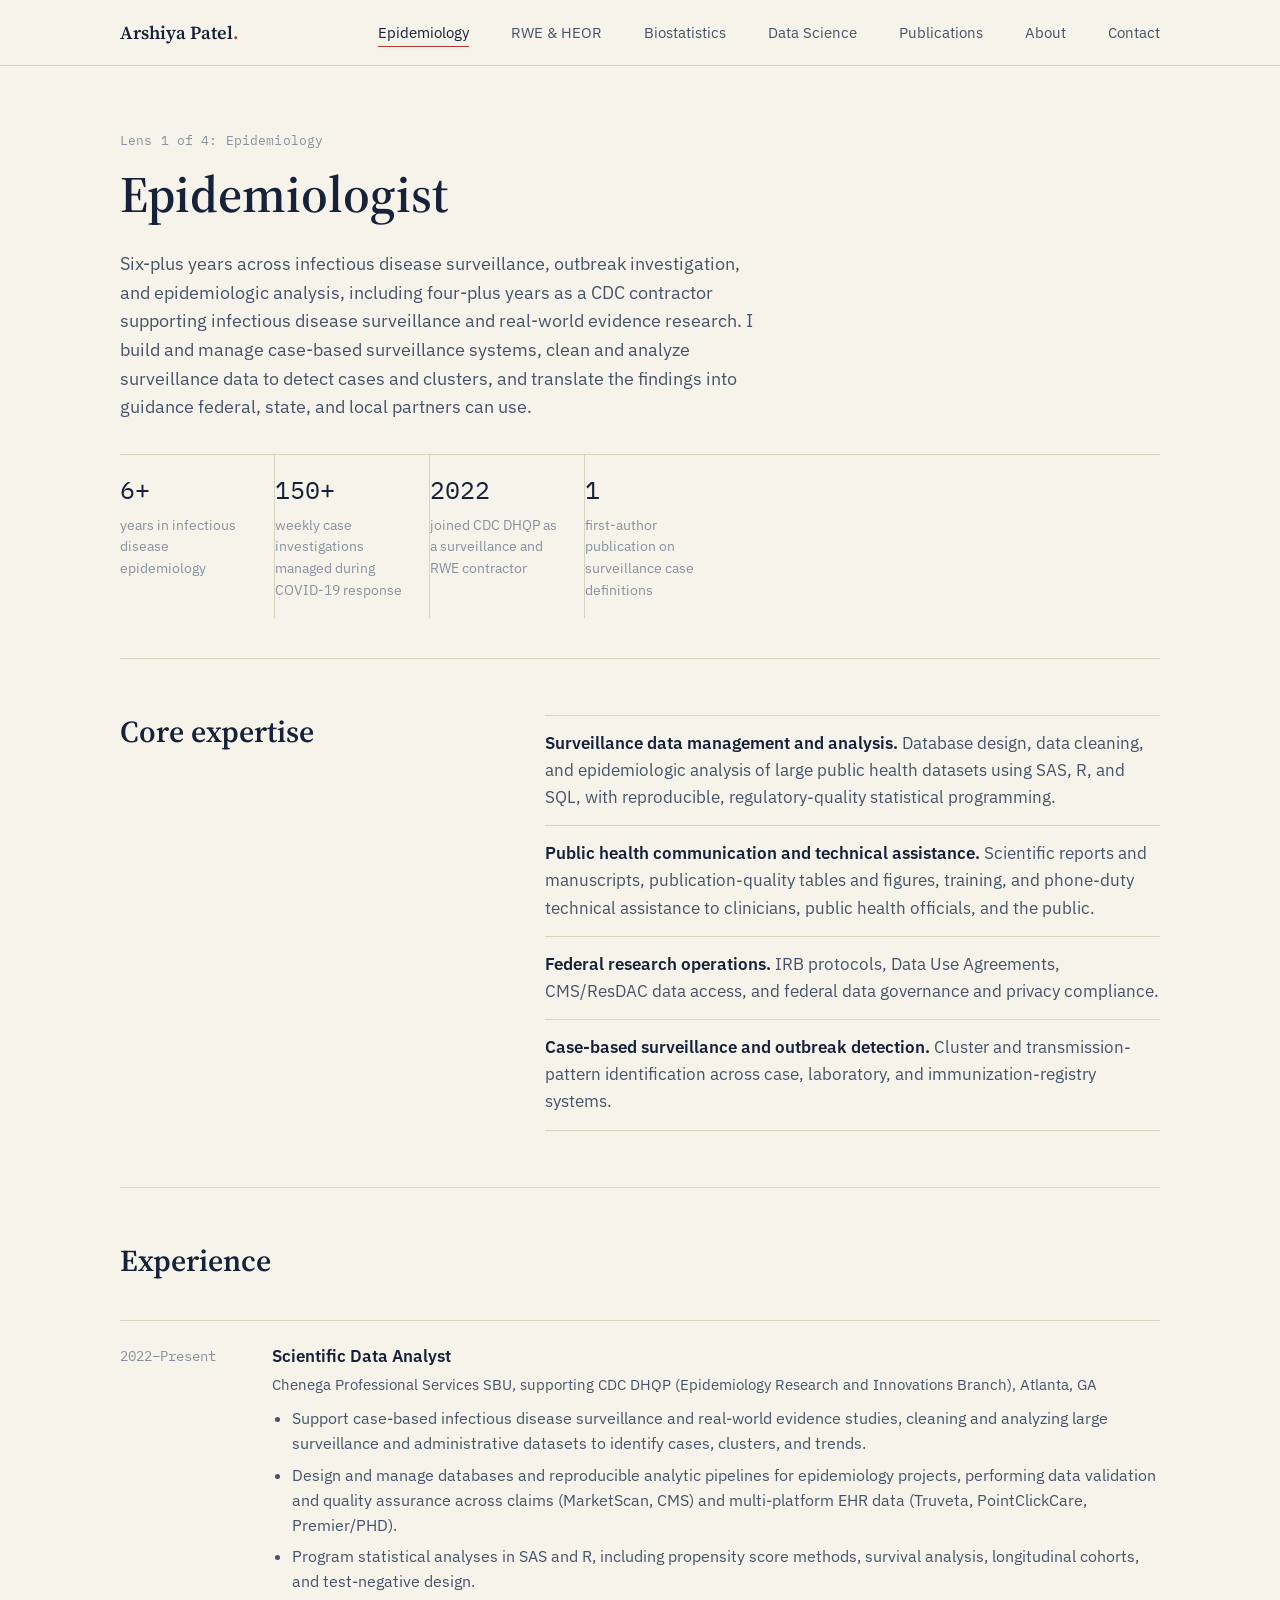
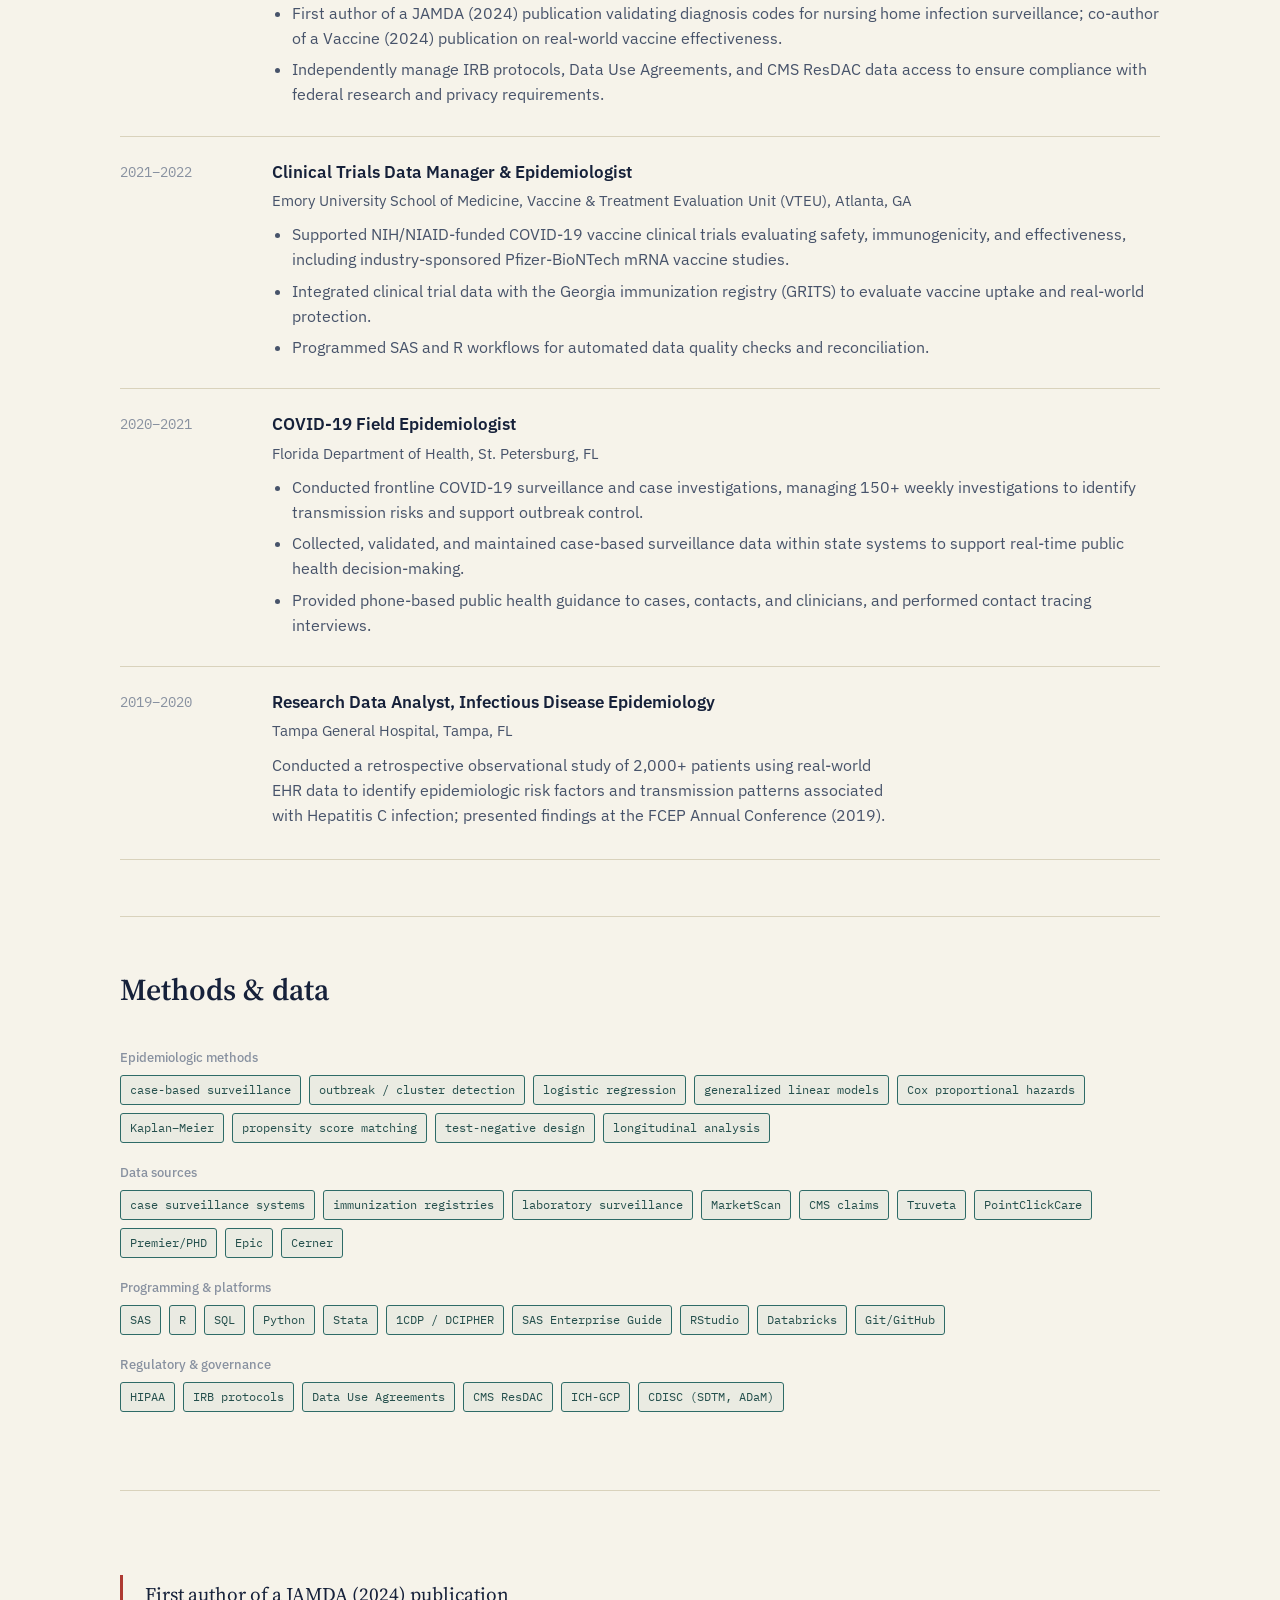
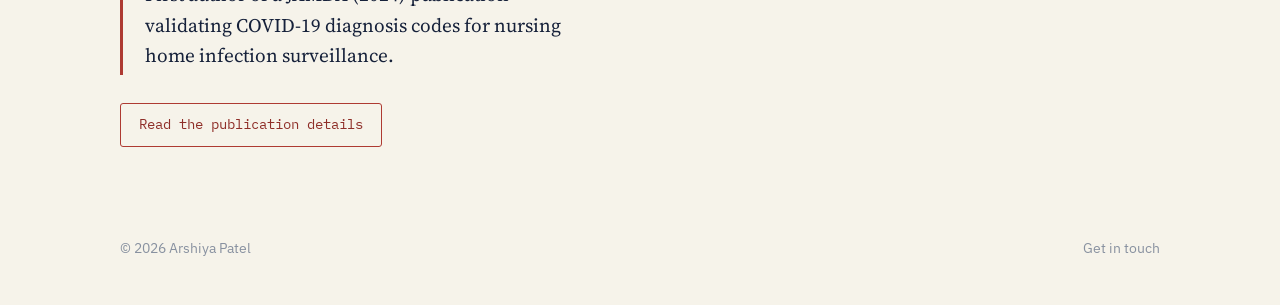
<file: epidemiology.html>
<!doctype html>
<html lang="en">
<head>
<meta charset="utf-8">
<meta name="viewport" content="width=device-width, initial-scale=1">
<title>Epidemiologist | Arshiya Patel, MPH, CPH</title>
<meta name="description" content="Infectious disease surveillance, outbreak investigation, and epidemiologic analysis across federal, state, and academic settings.">
<link rel="stylesheet" href="css/style.css">
</head>
<body>

<header class="site-header">
  <div class="container nav-row">
    <a class="mark" href="index.html">Arshiya Patel<span>.</span></a>
    <button class="nav-toggle" aria-expanded="false" aria-label="Toggle navigation">Menu</button>
    <ul class="nav-links">
      <li><a href="epidemiology.html" aria-current="page">Epidemiology</a></li>
      <li><a href="rwe-heor.html">RWE &amp; HEOR</a></li>
      <li><a href="biostatistics.html">Biostatistics</a></li>
      <li><a href="data-science.html">Data Science</a></li>
      <li><a href="publications.html">Publications</a></li>
      <li><a href="about.html">About</a></li>
      <li><a href="contact.html">Contact</a></li>
    </ul>
  </div>
</header>

<main>
  <section class="hero container">
    <div class="eyebrow-line">Lens 1 of 4: Epidemiology</div>
    <h1>Epidemiologist</h1>
    <p class="lede">
      Six-plus years across infectious disease surveillance, outbreak investigation, and
      epidemiologic analysis, including four-plus years as a CDC contractor supporting
      infectious disease surveillance and real-world evidence research. I build and manage
      case-based surveillance systems, clean and analyze surveillance data to detect cases and
      clusters, and translate the findings into guidance federal, state, and local partners can
      use.
    </p>
    <div class="ledger">
      <dl><dt>6+</dt><dd>years in infectious disease epidemiology</dd></dl>
      <dl><dt>150+</dt><dd>weekly case investigations managed during COVID-19 response</dd></dl>
      <dl><dt>2022</dt><dd>joined CDC DHQP as a surveillance and RWE contractor</dd></dl>
      <dl><dt>1</dt><dd>first-author publication on surveillance case definitions</dd></dl>
    </div>
  </section>

  <section class="section container two-col">
    <div><div class="section-head" style="margin-bottom:14px;"><h2>Core expertise</h2></div></div>
    <div>
      <ul class="plain-list">
        <li><strong>Surveillance data management and analysis.</strong> Database design, data cleaning, and epidemiologic analysis of large public health datasets using SAS, R, and SQL, with reproducible, regulatory-quality statistical programming.</li>
        <li><strong>Public health communication and technical assistance.</strong> Scientific reports and manuscripts, publication-quality tables and figures, training, and phone-duty technical assistance to clinicians, public health officials, and the public.</li>
        <li><strong>Federal research operations.</strong> IRB protocols, Data Use Agreements, CMS/ResDAC data access, and federal data governance and privacy compliance.</li>
        <li><strong>Case-based surveillance and outbreak detection.</strong> Cluster and transmission-pattern identification across case, laboratory, and immunization-registry systems.</li>
      </ul>
    </div>
  </section>

  <section class="section container">
    <div class="section-head"><h2>Experience</h2></div>
    <div class="timeline">
      <div class="tl-item">
        <div class="tl-date">2022&ndash;Present</div>
        <div>
          <div class="tl-role">Scientific Data Analyst</div>
          <div class="tl-org">Chenega Professional Services SBU, supporting CDC DHQP (Epidemiology Research and Innovations Branch), Atlanta, GA</div>
          <div class="tl-body">
            <ul>
              <li>Support case-based infectious disease surveillance and real-world evidence studies, cleaning and analyzing large surveillance and administrative datasets to identify cases, clusters, and trends.</li>
              <li>Design and manage databases and reproducible analytic pipelines for epidemiology projects, performing data validation and quality assurance across claims (MarketScan, CMS) and multi-platform EHR data (Truveta, PointClickCare, Premier/PHD).</li>
              <li>Program statistical analyses in SAS and R, including propensity score methods, survival analysis, longitudinal cohorts, and test-negative design.</li>
              <li>First author of a JAMDA (2024) publication validating diagnosis codes for nursing home infection surveillance; co-author of a Vaccine (2024) publication on real-world vaccine effectiveness.</li>
              <li>Independently manage IRB protocols, Data Use Agreements, and CMS ResDAC data access to ensure compliance with federal research and privacy requirements.</li>
            </ul>
          </div>
        </div>
      </div>

      <div class="tl-item">
        <div class="tl-date">2021&ndash;2022</div>
        <div>
          <div class="tl-role">Clinical Trials Data Manager &amp; Epidemiologist</div>
          <div class="tl-org">Emory University School of Medicine, Vaccine &amp; Treatment Evaluation Unit (VTEU), Atlanta, GA</div>
          <div class="tl-body">
            <ul>
              <li>Supported NIH/NIAID-funded COVID-19 vaccine clinical trials evaluating safety, immunogenicity, and effectiveness, including industry-sponsored Pfizer-BioNTech mRNA vaccine studies.</li>
              <li>Integrated clinical trial data with the Georgia immunization registry (GRITS) to evaluate vaccine uptake and real-world protection.</li>
              <li>Programmed SAS and R workflows for automated data quality checks and reconciliation.</li>
            </ul>
          </div>
        </div>
      </div>

      <div class="tl-item">
        <div class="tl-date">2020&ndash;2021</div>
        <div>
          <div class="tl-role">COVID-19 Field Epidemiologist</div>
          <div class="tl-org">Florida Department of Health, St. Petersburg, FL</div>
          <div class="tl-body">
            <ul>
              <li>Conducted frontline COVID-19 surveillance and case investigations, managing 150+ weekly investigations to identify transmission risks and support outbreak control.</li>
              <li>Collected, validated, and maintained case-based surveillance data within state systems to support real-time public health decision-making.</li>
              <li>Provided phone-based public health guidance to cases, contacts, and clinicians, and performed contact tracing interviews.</li>
            </ul>
          </div>
        </div>
      </div>

      <div class="tl-item">
        <div class="tl-date">2019&ndash;2020</div>
        <div>
          <div class="tl-role">Research Data Analyst, Infectious Disease Epidemiology</div>
          <div class="tl-org">Tampa General Hospital, Tampa, FL</div>
          <div class="tl-body">
            <p>Conducted a retrospective observational study of 2,000+ patients using real-world EHR data to identify epidemiologic risk factors and transmission patterns associated with Hepatitis C infection; presented findings at the FCEP Annual Conference (2019).</p>
          </div>
        </div>
      </div>
    </div>
  </section>

  <section class="section container">
    <div class="section-head"><h2>Methods &amp; data</h2></div>
    <div class="tagset">
      <h4>Epidemiologic methods</h4>
      <div class="chips">
        <span class="chip">case-based surveillance</span>
        <span class="chip">outbreak / cluster detection</span>
        <span class="chip">logistic regression</span>
        <span class="chip">generalized linear models</span>
        <span class="chip">Cox proportional hazards</span>
        <span class="chip">Kaplan&ndash;Meier</span>
        <span class="chip">propensity score matching</span>
        <span class="chip">test-negative design</span>
        <span class="chip">longitudinal analysis</span>
      </div>
    </div>
    <div class="tagset">
      <h4>Data sources</h4>
      <div class="chips">
        <span class="chip">case surveillance systems</span>
        <span class="chip">immunization registries</span>
        <span class="chip">laboratory surveillance</span>
        <span class="chip">MarketScan</span>
        <span class="chip">CMS claims</span>
        <span class="chip">Truveta</span>
        <span class="chip">PointClickCare</span>
        <span class="chip">Premier/PHD</span>
        <span class="chip">Epic</span>
        <span class="chip">Cerner</span>
      </div>
    </div>
    <div class="tagset">
      <h4>Programming &amp; platforms</h4>
      <div class="chips">
        <span class="chip">SAS</span>
        <span class="chip">R</span>
        <span class="chip">SQL</span>
        <span class="chip">Python</span>
        <span class="chip">Stata</span>
        <span class="chip">1CDP / DCIPHER</span>
        <span class="chip">SAS Enterprise Guide</span>
        <span class="chip">RStudio</span>
        <span class="chip">Databricks</span>
        <span class="chip">Git/GitHub</span>
      </div>
    </div>
    <div class="tagset">
      <h4>Regulatory &amp; governance</h4>
      <div class="chips">
        <span class="chip">HIPAA</span>
        <span class="chip">IRB protocols</span>
        <span class="chip">Data Use Agreements</span>
        <span class="chip">CMS ResDAC</span>
        <span class="chip">ICH-GCP</span>
        <span class="chip">CDISC (SDTM, ADaM)</span>
      </div>
    </div>
  </section>

  <section class="section container">
    <p class="pull">First author of a JAMDA (2024) publication validating COVID-19 diagnosis codes for nursing home infection surveillance.</p>
    <a class="btn primary" href="publications.html">Read the publication details</a>
  </section>
</main>

<footer class="site-footer container">
  <div class="foot-row">
    <span>&copy; 2026 Arshiya Patel</span>
    <span><a href="contact.html">Get in touch</a></span>
  </div>
</footer>

<script src="js/main.js"></script>
</body>
</html>
</file>
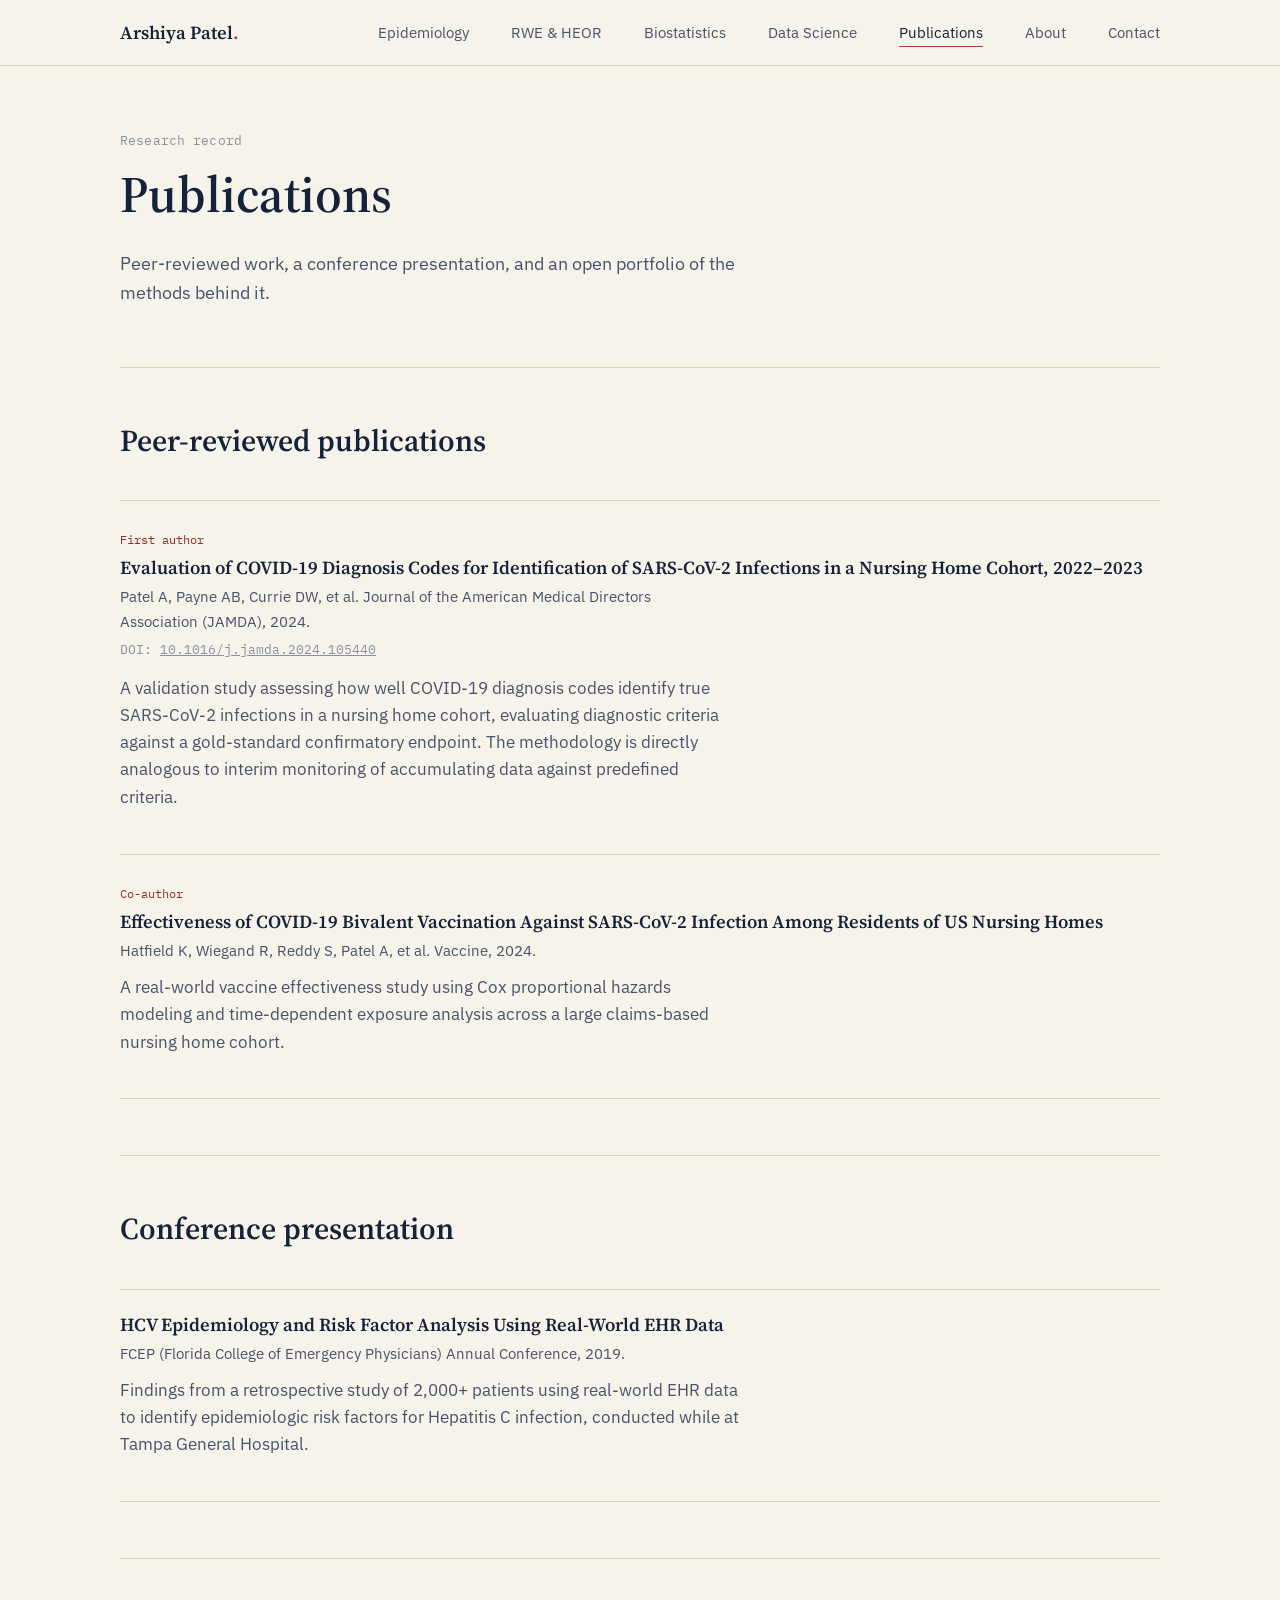
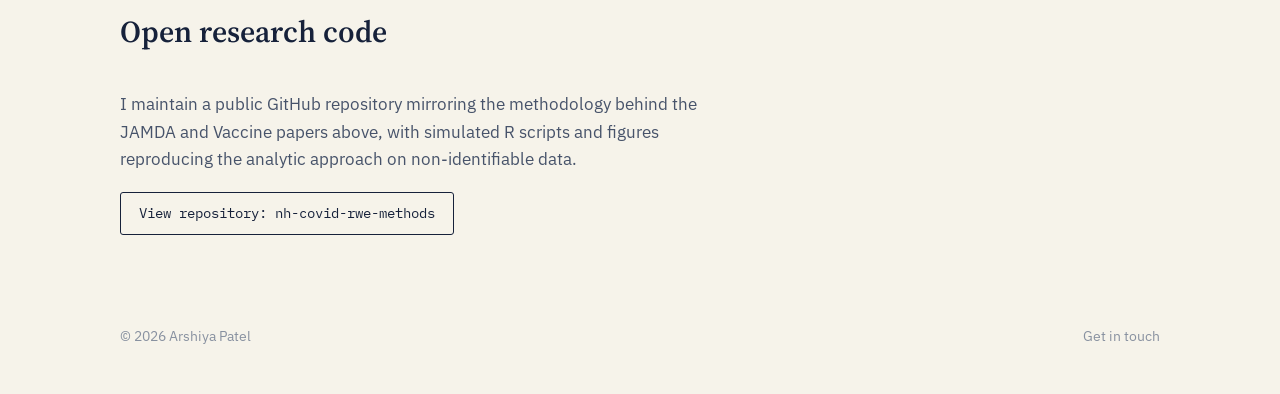
<file: publications.html>
<!doctype html>
<html lang="en">
<head>
<meta charset="utf-8">
<meta name="viewport" content="width=device-width, initial-scale=1">
<title>Publications | Arshiya Patel, MPH, CPH</title>
<meta name="description" content="Peer-reviewed publications, conference presentations, and open research code from Arshiya Patel.">
<link rel="stylesheet" href="css/style.css">
</head>
<body>

<header class="site-header">
  <div class="container nav-row">
    <a class="mark" href="index.html">Arshiya Patel<span>.</span></a>
    <button class="nav-toggle" aria-expanded="false" aria-label="Toggle navigation">Menu</button>
    <ul class="nav-links">
      <li><a href="epidemiology.html">Epidemiology</a></li>
      <li><a href="rwe-heor.html">RWE &amp; HEOR</a></li>
      <li><a href="biostatistics.html">Biostatistics</a></li>
      <li><a href="data-science.html">Data Science</a></li>
      <li><a href="publications.html" aria-current="page">Publications</a></li>
      <li><a href="about.html">About</a></li>
      <li><a href="contact.html">Contact</a></li>
    </ul>
  </div>
</header>

<main>
  <section class="hero container">
    <div class="eyebrow-line">Research record</div>
    <h1>Publications</h1>
    <p class="lede">Peer-reviewed work, a conference presentation, and an open portfolio of the methods behind it.</p>
  </section>

  <section class="section container">
    <div class="section-head"><h2>Peer-reviewed publications</h2></div>

    <div class="pub">
      <span class="pub-role">First author</span>
      <h3>Evaluation of COVID-19 Diagnosis Codes for Identification of SARS-CoV-2 Infections in a Nursing Home Cohort, 2022&ndash;2023</h3>
      <p class="cite">Patel A, Payne AB, Currie DW, et al. Journal of the American Medical Directors Association (JAMDA), 2024.</p>
      <p class="doi">DOI: <a href="https://doi.org/10.1016/j.jamda.2024.105440" target="_blank" rel="noopener">10.1016/j.jamda.2024.105440</a></p>
      <p style="margin-top:12px;">A validation study assessing how well COVID-19 diagnosis codes identify true SARS-CoV-2 infections in a nursing home cohort, evaluating diagnostic criteria against a gold-standard confirmatory endpoint. The methodology is directly analogous to interim monitoring of accumulating data against predefined criteria.</p>
    </div>

    <div class="pub">
      <span class="pub-role">Co-author</span>
      <h3>Effectiveness of COVID-19 Bivalent Vaccination Against SARS-CoV-2 Infection Among Residents of US Nursing Homes</h3>
      <p class="cite">Hatfield K, Wiegand R, Reddy S, Patel A, et al. Vaccine, 2024.</p>
      <p style="margin-top:12px;">A real-world vaccine effectiveness study using Cox proportional hazards modeling and time-dependent exposure analysis across a large claims-based nursing home cohort.</p>
    </div>
  </section>

  <section class="section container">
    <div class="section-head"><h2>Conference presentation</h2></div>
    <div class="pub">
      <h3>HCV Epidemiology and Risk Factor Analysis Using Real-World EHR Data</h3>
      <p class="cite">FCEP (Florida College of Emergency Physicians) Annual Conference, 2019.</p>
      <p style="margin-top:12px;">Findings from a retrospective study of 2,000+ patients using real-world EHR data to identify epidemiologic risk factors for Hepatitis C infection, conducted while at Tampa General Hospital.</p>
    </div>
  </section>

  <section class="section container">
    <div class="section-head"><h2>Open research code</h2></div>
    <p>
      I maintain a public GitHub repository mirroring the methodology behind the JAMDA and
      Vaccine papers above, with simulated R scripts and figures reproducing the analytic
      approach on non-identifiable data.
    </p>
    <a class="btn" href="https://github.com/arshiyapatel/nh-covid-rwe-methods" target="_blank" rel="noopener">View repository: nh-covid-rwe-methods</a>
  </section>
</main>

<footer class="site-footer container">
  <div class="foot-row">
    <span>&copy; 2026 Arshiya Patel</span>
    <span><a href="contact.html">Get in touch</a></span>
  </div>
</footer>

<script src="js/main.js"></script>
</body>
</html>
</file>
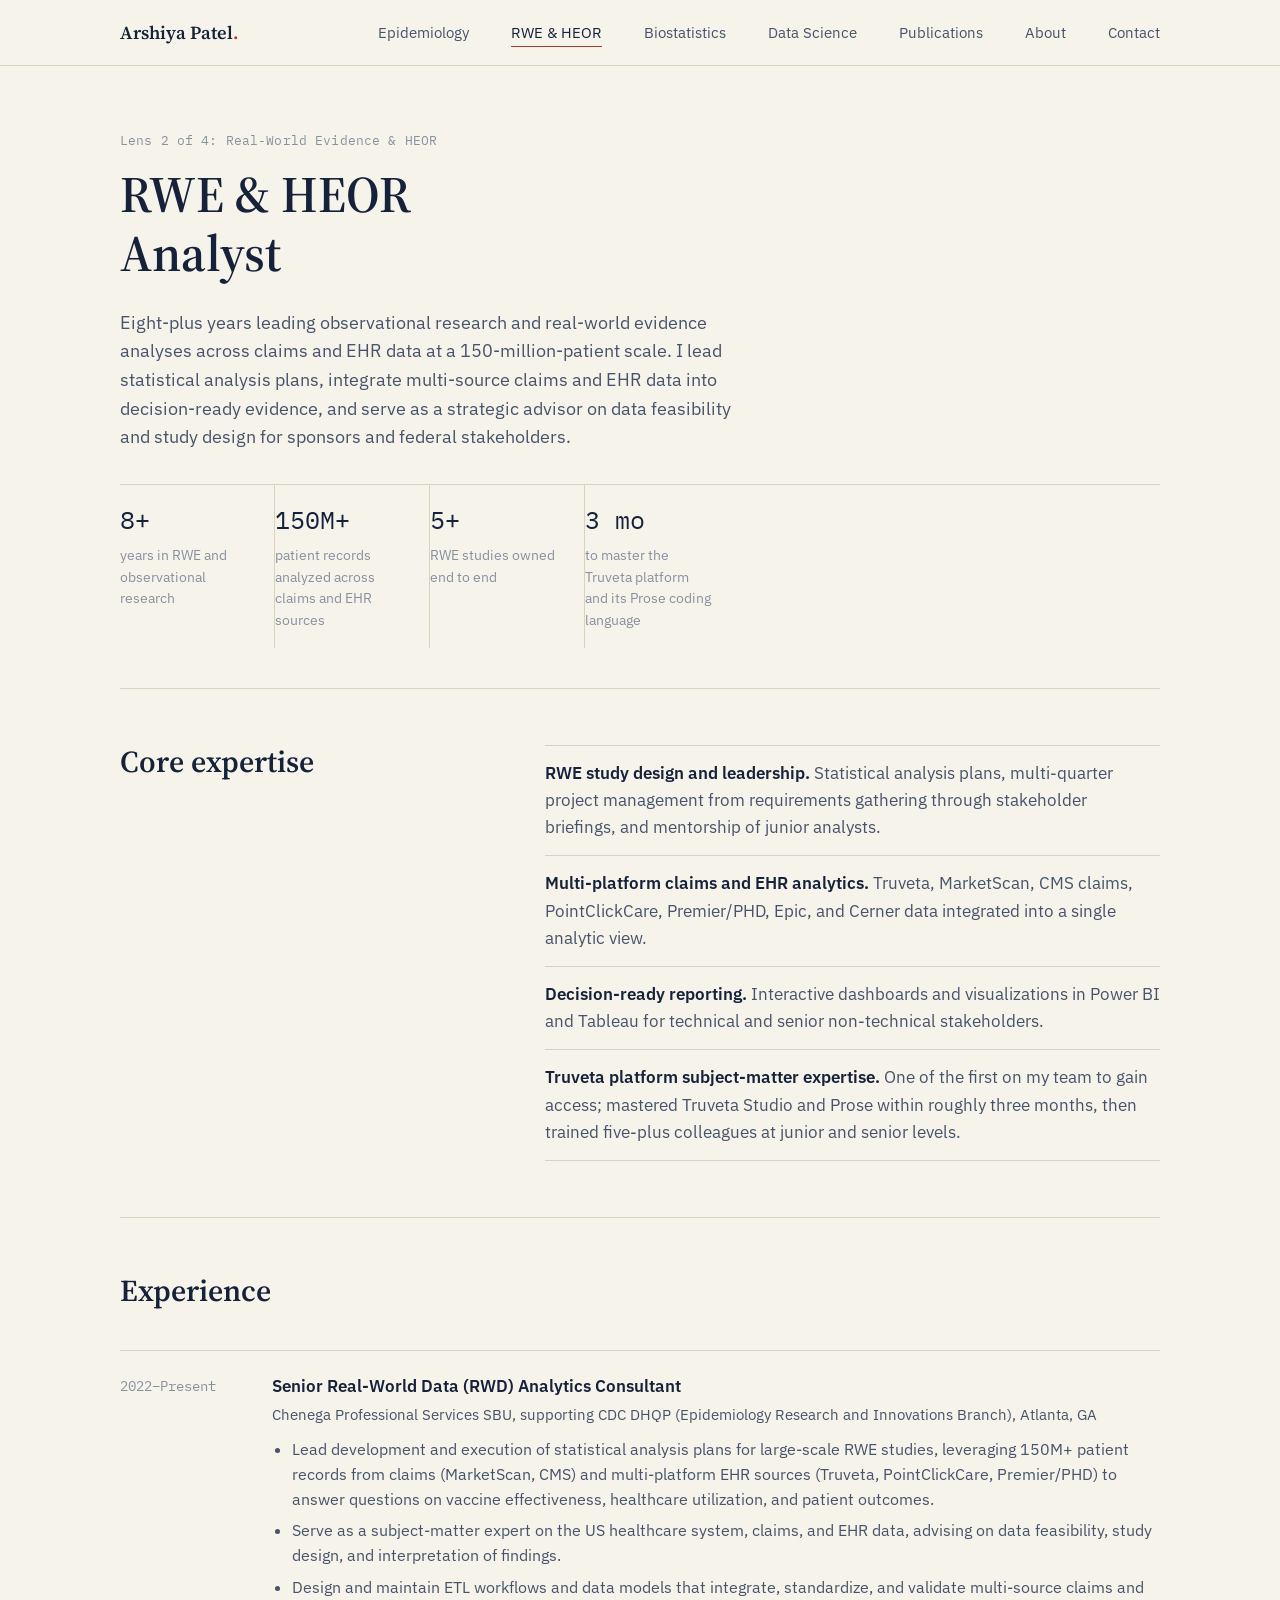
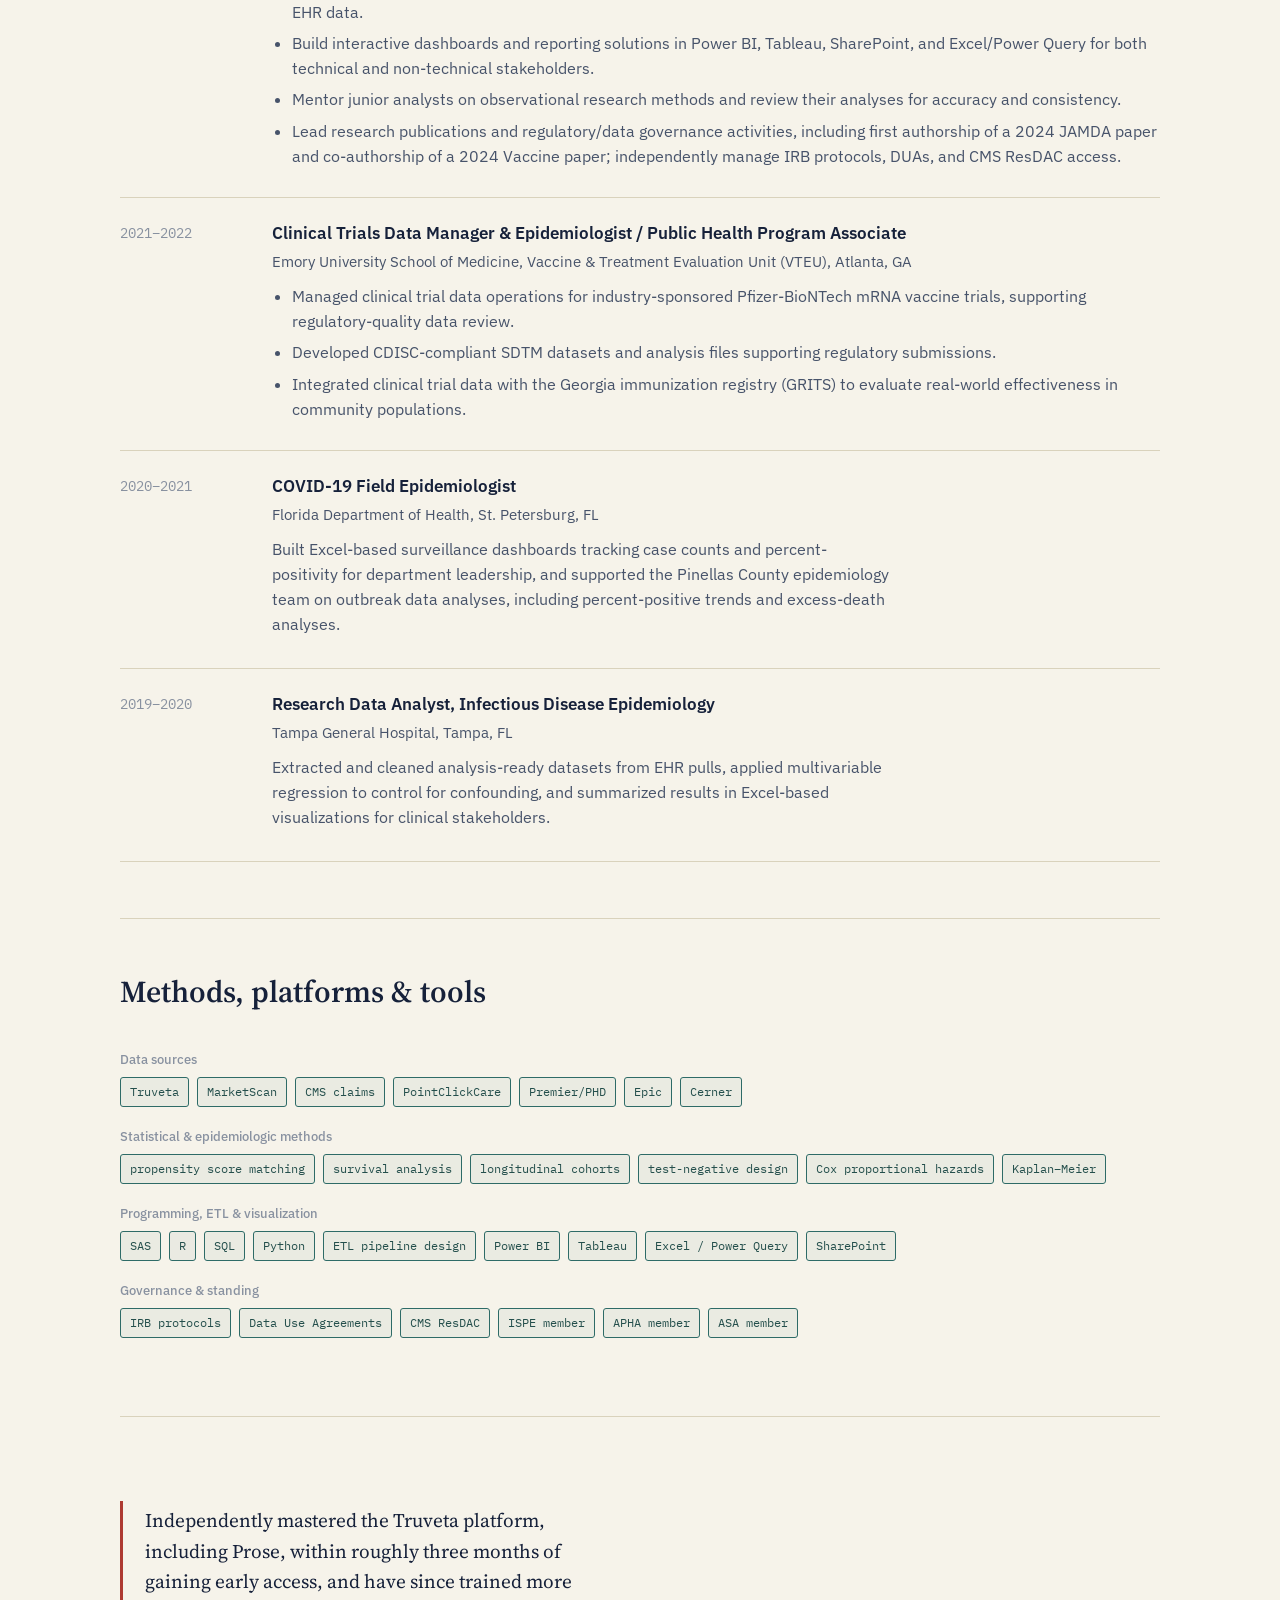
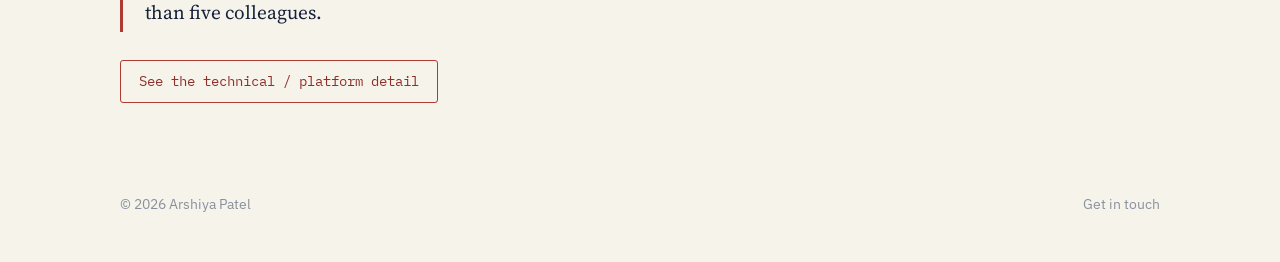
<file: rwe-heor.html>
<!doctype html>
<html lang="en">
<head>
<meta charset="utf-8">
<meta name="viewport" content="width=device-width, initial-scale=1">
<title>Real-World Evidence &amp; HEOR | Arshiya Patel, MPH, CPH</title>
<meta name="description" content="Real-world evidence and healthcare economics and outcomes research across large-scale claims and EHR data, including Truveta platform subject-matter expertise.">
<link rel="stylesheet" href="css/style.css">
</head>
<body>

<header class="site-header">
  <div class="container nav-row">
    <a class="mark" href="index.html">Arshiya Patel<span>.</span></a>
    <button class="nav-toggle" aria-expanded="false" aria-label="Toggle navigation">Menu</button>
    <ul class="nav-links">
      <li><a href="epidemiology.html">Epidemiology</a></li>
      <li><a href="rwe-heor.html" aria-current="page">RWE &amp; HEOR</a></li>
      <li><a href="biostatistics.html">Biostatistics</a></li>
      <li><a href="data-science.html">Data Science</a></li>
      <li><a href="publications.html">Publications</a></li>
      <li><a href="about.html">About</a></li>
      <li><a href="contact.html">Contact</a></li>
    </ul>
  </div>
</header>

<main>
  <section class="hero container">
    <div class="eyebrow-line">Lens 2 of 4: Real-World Evidence &amp; HEOR</div>
    <h1>RWE &amp; HEOR Analyst</h1>
    <p class="lede">
      Eight-plus years leading observational research and real-world evidence analyses across
      claims and EHR data at a 150-million-patient scale. I lead statistical analysis plans,
      integrate multi-source claims and EHR data into decision-ready evidence, and serve as a
      strategic advisor on data feasibility and study design for sponsors and federal
      stakeholders.
    </p>
    <div class="ledger">
      <dl><dt>8+</dt><dd>years in RWE and observational research</dd></dl>
      <dl><dt>150M+</dt><dd>patient records analyzed across claims and EHR sources</dd></dl>
      <dl><dt>5+</dt><dd>RWE studies owned end to end</dd></dl>
      <dl><dt>3 mo</dt><dd>to master the Truveta platform and its Prose coding language</dd></dl>
    </div>
  </section>

  <section class="section container two-col">
    <div><div class="section-head" style="margin-bottom:14px;"><h2>Core expertise</h2></div></div>
    <div>
      <ul class="plain-list">
        <li><strong>RWE study design and leadership.</strong> Statistical analysis plans, multi-quarter project management from requirements gathering through stakeholder briefings, and mentorship of junior analysts.</li>
        <li><strong>Multi-platform claims and EHR analytics.</strong> Truveta, MarketScan, CMS claims, PointClickCare, Premier/PHD, Epic, and Cerner data integrated into a single analytic view.</li>
        <li><strong>Decision-ready reporting.</strong> Interactive dashboards and visualizations in Power BI and Tableau for technical and senior non-technical stakeholders.</li>
        <li><strong>Truveta platform subject-matter expertise.</strong> One of the first on my team to gain access; mastered Truveta Studio and Prose within roughly three months, then trained five-plus colleagues at junior and senior levels.</li>
      </ul>
    </div>
  </section>

  <section class="section container">
    <div class="section-head"><h2>Experience</h2></div>
    <div class="timeline">
      <div class="tl-item">
        <div class="tl-date">2022&ndash;Present</div>
        <div>
          <div class="tl-role">Senior Real-World Data (RWD) Analytics Consultant</div>
          <div class="tl-org">Chenega Professional Services SBU, supporting CDC DHQP (Epidemiology Research and Innovations Branch), Atlanta, GA</div>
          <div class="tl-body">
            <ul>
              <li>Lead development and execution of statistical analysis plans for large-scale RWE studies, leveraging 150M+ patient records from claims (MarketScan, CMS) and multi-platform EHR sources (Truveta, PointClickCare, Premier/PHD) to answer questions on vaccine effectiveness, healthcare utilization, and patient outcomes.</li>
              <li>Serve as a subject-matter expert on the US healthcare system, claims, and EHR data, advising on data feasibility, study design, and interpretation of findings.</li>
              <li>Design and maintain ETL workflows and data models that integrate, standardize, and validate multi-source claims and EHR data.</li>
              <li>Build interactive dashboards and reporting solutions in Power BI, Tableau, SharePoint, and Excel/Power Query for both technical and non-technical stakeholders.</li>
              <li>Mentor junior analysts on observational research methods and review their analyses for accuracy and consistency.</li>
              <li>Lead research publications and regulatory/data governance activities, including first authorship of a 2024 JAMDA paper and co-authorship of a 2024 Vaccine paper; independently manage IRB protocols, DUAs, and CMS ResDAC access.</li>
            </ul>
          </div>
        </div>
      </div>

      <div class="tl-item">
        <div class="tl-date">2021&ndash;2022</div>
        <div>
          <div class="tl-role">Clinical Trials Data Manager &amp; Epidemiologist / Public Health Program Associate</div>
          <div class="tl-org">Emory University School of Medicine, Vaccine &amp; Treatment Evaluation Unit (VTEU), Atlanta, GA</div>
          <div class="tl-body">
            <ul>
              <li>Managed clinical trial data operations for industry-sponsored Pfizer-BioNTech mRNA vaccine trials, supporting regulatory-quality data review.</li>
              <li>Developed CDISC-compliant SDTM datasets and analysis files supporting regulatory submissions.</li>
              <li>Integrated clinical trial data with the Georgia immunization registry (GRITS) to evaluate real-world effectiveness in community populations.</li>
            </ul>
          </div>
        </div>
      </div>

      <div class="tl-item">
        <div class="tl-date">2020&ndash;2021</div>
        <div>
          <div class="tl-role">COVID-19 Field Epidemiologist</div>
          <div class="tl-org">Florida Department of Health, St. Petersburg, FL</div>
          <div class="tl-body">
            <p>Built Excel-based surveillance dashboards tracking case counts and percent-positivity for department leadership, and supported the Pinellas County epidemiology team on outbreak data analyses, including percent-positive trends and excess-death analyses.</p>
          </div>
        </div>
      </div>

      <div class="tl-item">
        <div class="tl-date">2019&ndash;2020</div>
        <div>
          <div class="tl-role">Research Data Analyst, Infectious Disease Epidemiology</div>
          <div class="tl-org">Tampa General Hospital, Tampa, FL</div>
          <div class="tl-body">
            <p>Extracted and cleaned analysis-ready datasets from EHR pulls, applied multivariable regression to control for confounding, and summarized results in Excel-based visualizations for clinical stakeholders.</p>
          </div>
        </div>
      </div>
    </div>
  </section>

  <section class="section container">
    <div class="section-head"><h2>Methods, platforms &amp; tools</h2></div>
    <div class="tagset">
      <h4>Data sources</h4>
      <div class="chips">
        <span class="chip">Truveta</span>
        <span class="chip">MarketScan</span>
        <span class="chip">CMS claims</span>
        <span class="chip">PointClickCare</span>
        <span class="chip">Premier/PHD</span>
        <span class="chip">Epic</span>
        <span class="chip">Cerner</span>
      </div>
    </div>
    <div class="tagset">
      <h4>Statistical &amp; epidemiologic methods</h4>
      <div class="chips">
        <span class="chip">propensity score matching</span>
        <span class="chip">survival analysis</span>
        <span class="chip">longitudinal cohorts</span>
        <span class="chip">test-negative design</span>
        <span class="chip">Cox proportional hazards</span>
        <span class="chip">Kaplan&ndash;Meier</span>
      </div>
    </div>
    <div class="tagset">
      <h4>Programming, ETL &amp; visualization</h4>
      <div class="chips">
        <span class="chip">SAS</span>
        <span class="chip">R</span>
        <span class="chip">SQL</span>
        <span class="chip">Python</span>
        <span class="chip">ETL pipeline design</span>
        <span class="chip">Power BI</span>
        <span class="chip">Tableau</span>
        <span class="chip">Excel / Power Query</span>
        <span class="chip">SharePoint</span>
      </div>
    </div>
    <div class="tagset">
      <h4>Governance &amp; standing</h4>
      <div class="chips">
        <span class="chip">IRB protocols</span>
        <span class="chip">Data Use Agreements</span>
        <span class="chip">CMS ResDAC</span>
        <span class="chip">ISPE member</span>
        <span class="chip">APHA member</span>
        <span class="chip">ASA member</span>
      </div>
    </div>
  </section>

  <section class="section container">
    <p class="pull">Independently mastered the Truveta platform, including Prose, within roughly three months of gaining early access, and have since trained more than five colleagues.</p>
    <a class="btn primary" href="data-science.html">See the technical / platform detail</a>
  </section>
</main>

<footer class="site-footer container">
  <div class="foot-row">
    <span>&copy; 2026 Arshiya Patel</span>
    <span><a href="contact.html">Get in touch</a></span>
  </div>
</footer>

<script src="js/main.js"></script>
</body>
</html>
</file>
<file: css/style.css>
/* ==========================================================================
   Arshiya Patel — career site
   Design language: field notebook / surveillance ledger.
   Paper background, navy ink, one signal-red accent (case-marker red),
   one lab-teal accent for methods/tags. Serif for headlines (journal
   register, nods to JAMDA/Vaccine), Plex Sans for body/UI, Plex Mono
   reserved for numerals, dates and small data labels only.
   ========================================================================== */

@import url('https://fonts.googleapis.com/css2?family=Source+Serif+4:opsz,wght@8..60,400;8..60,500;8..60,600;8..60,700&family=IBM+Plex+Sans:wght@400;500;600&family=IBM+Plex+Mono:wght@400;500&display=swap');

:root{
  --paper: #F6F3EA;
  --paper-dim: #EFEAdc;
  --ink: #16213A;
  --ink-soft: #47536A;
  --ink-faint: #8891A0;
  --rule: #D9D2BC;
  --rule-strong: #C7BEA0;
  --signal: #AE3A32;
  --signal-dim: #8f2f29;
  --lab: #2E6B67;
  --lab-dim: #244f4c;
  --white: #FFFFFE;

  --serif: 'Source Serif 4', Georgia, 'Times New Roman', serif;
  --sans: 'IBM Plex Sans', -apple-system, BlinkMacSystemFont, 'Segoe UI', sans-serif;
  --mono: 'IBM Plex Mono', 'SFMono-Regular', Consolas, monospace;

  --measure: 62ch;
  --max-w: 1040px;
}

*, *::before, *::after{ box-sizing: border-box; }

html{ scroll-behavior: smooth; }

@media (prefers-reduced-motion: reduce){
  html{ scroll-behavior: auto; }
  *, *::before, *::after{ animation-duration: 0.001ms !important; animation-iteration-count: 1 !important; transition-duration: 0.001ms !important; }
}

body{
  margin: 0;
  background: var(--paper);
  color: var(--ink);
  font-family: var(--sans);
  font-size: 17px;
  line-height: 1.6;
  -webkit-font-smoothing: antialiased;
}

a{ color: var(--ink); }
a:hover{ color: var(--signal); }
a:focus-visible, button:focus-visible, summary:focus-visible{
  outline: 2px solid var(--signal);
  outline-offset: 3px;
}

img{ max-width: 100%; display: block; }

h1, h2, h3, h4{
  font-family: var(--serif);
  font-weight: 600;
  line-height: 1.15;
  margin: 0 0 0.5em;
  color: var(--ink);
}

h1{ font-size: clamp(2.1rem, 4.4vw, 3.2rem); font-weight: 600; }
h2{ font-size: clamp(1.5rem, 2.6vw, 1.9rem); }
h3{ font-size: 1.15rem; font-weight: 600; }

p{ margin: 0 0 1.1em; max-width: var(--measure); color: var(--ink-soft); }

.container{
  max-width: var(--max-w);
  margin: 0 auto;
  padding: 0 28px;
}

/* ---------- top nav ---------- */
.site-header{
  border-bottom: 1px solid var(--rule);
  background: var(--paper);
  position: sticky;
  top: 0;
  z-index: 20;
}

.nav-row{
  display: flex;
  align-items: center;
  justify-content: space-between;
  padding: 18px 0;
  gap: 20px;
}

.mark{
  font-family: var(--serif);
  font-size: 1.15rem;
  font-weight: 600;
  text-decoration: none;
  color: var(--ink);
  white-space: nowrap;
}
.mark span{ color: var(--signal); }

.nav-links{
  display: flex;
  flex-wrap: wrap;
  gap: 4px 22px;
  list-style: none;
  margin: 0;
  padding: 0;
  font-size: 0.93rem;
}
.nav-links li{ margin-right: 20px; }
.nav-links li:last-child{ margin-right: 0; }

.nav-links a{
  text-decoration: none;
  color: var(--ink-soft);
  padding: 4px 0;
  border-bottom: 1px solid transparent;
}
.nav-links a:hover{ color: var(--ink); border-bottom-color: var(--signal); }
.nav-links a[aria-current="page"]{
  color: var(--ink);
  border-bottom: 1px solid var(--signal);
}

.nav-toggle{
  display: none;
  background: none;
  border: 1px solid var(--rule-strong);
  border-radius: 3px;
  padding: 7px 10px;
  font-family: var(--mono);
  font-size: 0.8rem;
  color: var(--ink);
  cursor: pointer;
}

@media (max-width: 760px){
  .nav-toggle{ display: inline-block; }
  .nav-links{
    display: none;
    flex-direction: column;
    width: 100%;
    padding-top: 10px;
    gap: 12px;
  }
  .nav-links.open{ display: flex; }
  .nav-row{ flex-wrap: wrap; }
}

/* ---------- hero / index card ---------- */
.hero{
  padding: 64px 0 40px;
  border-bottom: 1px solid var(--rule);
}

.eyebrow-line{
  font-family: var(--mono);
  font-size: 0.82rem;
  color: var(--ink-faint);
  letter-spacing: 0.01em;
  margin-bottom: 14px;
}

.hero h1{ max-width: 15ch; }

.hero .lede{
  max-width: 58ch;
  font-size: 1.12rem;
  color: var(--ink-soft);
  margin-top: 14px;
}

/* stat ledger: a row of figures separated by hairlines, not cards */
.ledger{
  display: flex;
  flex-wrap: wrap;
  margin-top: 32px;
  border-top: 1px solid var(--rule);
}

.ledger dl{
  margin: 0;
  padding: 16px 26px 16px 0;
  border-right: 1px solid var(--rule);
}
.ledger dl:last-child{ border-right: none; }

.ledger dt{
  font-family: var(--mono);
  font-size: 1.55rem;
  color: var(--ink);
  margin: 0;
}
.ledger dd{
  margin: 4px 0 0;
  font-size: 0.85rem;
  color: var(--ink-faint);
  max-width: 16ch;
}

/* ---------- practice index (landing page list of domains) ---------- */
.index-list{
  list-style: none;
  margin: 0;
  padding: 0;
  border-top: 1px solid var(--rule);
}

.index-row{
  border-bottom: 1px solid var(--rule);
}

.index-row a{
  display: grid;
  grid-template-columns: 2.4fr 3fr auto;
  gap: 24px;
  align-items: baseline;
  text-decoration: none;
  padding: 26px 0;
  color: var(--ink);
}

.index-row a:hover .index-title{ color: var(--signal); }
.index-row a:hover .go{ border-color: var(--signal); color: var(--signal); }

.index-title{
  font-family: var(--serif);
  font-size: 1.35rem;
  font-weight: 600;
}

.index-desc{ color: var(--ink-soft); font-size: 0.98rem; }

.go{
  font-family: var(--mono);
  font-size: 0.8rem;
  color: var(--ink-faint);
  border: 1px solid var(--rule-strong);
  border-radius: 3px;
  padding: 6px 12px;
  white-space: nowrap;
  justify-self: end;
}

@media (max-width: 700px){
  .index-row a{ grid-template-columns: 1fr; gap: 8px; }
  .go{ justify-self: start; }
}

/* ---------- generic sections ---------- */
.section{
  padding: 56px 0;
  border-bottom: 1px solid var(--rule);
}
.section:last-of-type{ border-bottom: none; }

.section-head{
  display: flex;
  justify-content: space-between;
  align-items: baseline;
  gap: 20px;
  margin-bottom: 26px;
}

.section-head .tag{
  font-family: var(--mono);
  font-size: 0.8rem;
  color: var(--ink-faint);
}

.two-col{
  display: grid;
  grid-template-columns: 1fr 1.6fr;
  gap: 40px;
}
@media (max-width: 760px){
  .two-col{ grid-template-columns: 1fr; }
}

/* expertise list */
.plain-list{ margin: 0; padding: 0; list-style: none; }
.plain-list li{
  padding: 14px 0;
  border-top: 1px solid var(--rule);
  color: var(--ink-soft);
}
.plain-list li:last-child{ border-bottom: 1px solid var(--rule); }
.plain-list strong{ color: var(--ink); font-weight: 600; }

/* ---------- experience timeline ---------- */
.timeline{ margin: 0; padding: 0; }

.tl-item{
  display: grid;
  grid-template-columns: 130px 1fr;
  gap: 22px;
  padding: 22px 0;
  border-top: 1px solid var(--rule);
}
.tl-item:last-child{ border-bottom: 1px solid var(--rule); }

.tl-date{
  font-family: var(--mono);
  font-size: 0.85rem;
  color: var(--ink-faint);
  padding-top: 3px;
}

.tl-role{ font-weight: 600; color: var(--ink); margin-bottom: 2px; }
.tl-org{ color: var(--ink-soft); font-size: 0.95rem; margin-bottom: 10px; }

.tl-body p{ margin-bottom: 0.6em; font-size: 0.98rem; }
.tl-body ul{ margin: 0.4em 0 0; padding-left: 1.15em; }
.tl-body li{ margin-bottom: 0.4em; color: var(--ink-soft); font-size: 0.98rem; }

@media (max-width: 640px){
  .tl-item{ grid-template-columns: 1fr; gap: 6px; }
}

/* ---------- tag chips (methods/tools) ---------- */
.tagset{ margin-bottom: 22px; }
.tagset h4{
  font-family: var(--sans);
  font-size: 0.82rem;
  text-transform: none;
  color: var(--ink-faint);
  margin: 0 0 10px;
  font-weight: 500;
}
.chips{ display: flex; flex-wrap: wrap; gap: 8px; }
.chip{
  font-family: var(--mono);
  font-size: 0.78rem;
  color: var(--lab-dim);
  border: 1px solid var(--lab);
  border-radius: 3px;
  padding: 4px 9px;
  background: rgba(46,107,103,0.06);
}

/* ---------- publications ---------- */
.pub{
  border-top: 1px solid var(--rule);
  padding: 24px 0;
}
.pub:last-child{ border-bottom: 1px solid var(--rule); }
.pub-role{
  font-family: var(--mono);
  font-size: 0.75rem;
  color: var(--signal-dim);
  margin-bottom: 8px;
  display: inline-block;
}
.pub h3{ margin-bottom: 6px; }
.pub .cite{ color: var(--ink-soft); font-size: 0.95rem; margin-bottom: 6px; }
.pub .doi{ font-family: var(--mono); font-size: 0.83rem; color: var(--ink-faint); }
.pub .doi a{ color: var(--ink-faint); }

/* ---------- callout / pull note ---------- */
.pull{
  border-left: 3px solid var(--signal);
  padding: 4px 0 4px 22px;
  margin: 28px 0;
  font-family: var(--serif);
  font-size: 1.2rem;
  color: var(--ink);
  max-width: 46ch;
}

/* ---------- buttons / links-as-actions ---------- */
.btn{
  display: inline-block;
  font-family: var(--mono);
  font-size: 0.85rem;
  text-decoration: none;
  color: var(--ink);
  border: 1px solid var(--ink);
  border-radius: 3px;
  padding: 10px 18px;
  transition: background 0.15s ease, color 0.15s ease;
}
.btn:hover{ background: var(--ink); color: var(--paper); }
.btn.primary{
  border-color: var(--signal);
  color: var(--signal-dim);
}
.btn.primary:hover{ background: var(--signal); color: var(--white); }

/* ---------- contact list ---------- */
.contact-list{ list-style: none; margin: 0; padding: 0; }
.contact-list li{
  border-top: 1px solid var(--rule);
  padding: 18px 0;
  display: flex;
  gap: 18px;
  align-items: baseline;
}
.contact-list li:last-child{ border-bottom: 1px solid var(--rule); }
.contact-list .label{
  font-family: var(--mono);
  font-size: 0.8rem;
  color: var(--ink-faint);
  width: 90px;
  flex-shrink: 0;
}
.contact-list a{ text-decoration: none; font-size: 1.02rem; }
.contact-list a:hover{ color: var(--signal); }

/* ---------- footer ---------- */
.site-footer{
  padding: 34px 0 46px;
  color: var(--ink-faint);
  font-size: 0.88rem;
}
.site-footer .foot-row{
  display: flex;
  justify-content: space-between;
  flex-wrap: wrap;
  gap: 12px;
}
.site-footer a{ color: var(--ink-faint); text-decoration: none; }
.site-footer a:hover{ color: var(--signal); }

/* ---------- about narrative ---------- */
.narrative p{
  max-width: 66ch;
  font-size: 1.04rem;
}
.narrative .drop{
  font-family: var(--serif);
  font-size: 1.3rem;
  color: var(--ink);
}

/* small helper */
.note{
  font-size: 0.88rem;
  color: var(--ink-faint);
  border: 1px dashed var(--rule-strong);
  padding: 12px 16px;
  border-radius: 3px;
  margin: 18px 0;
}
</file>
